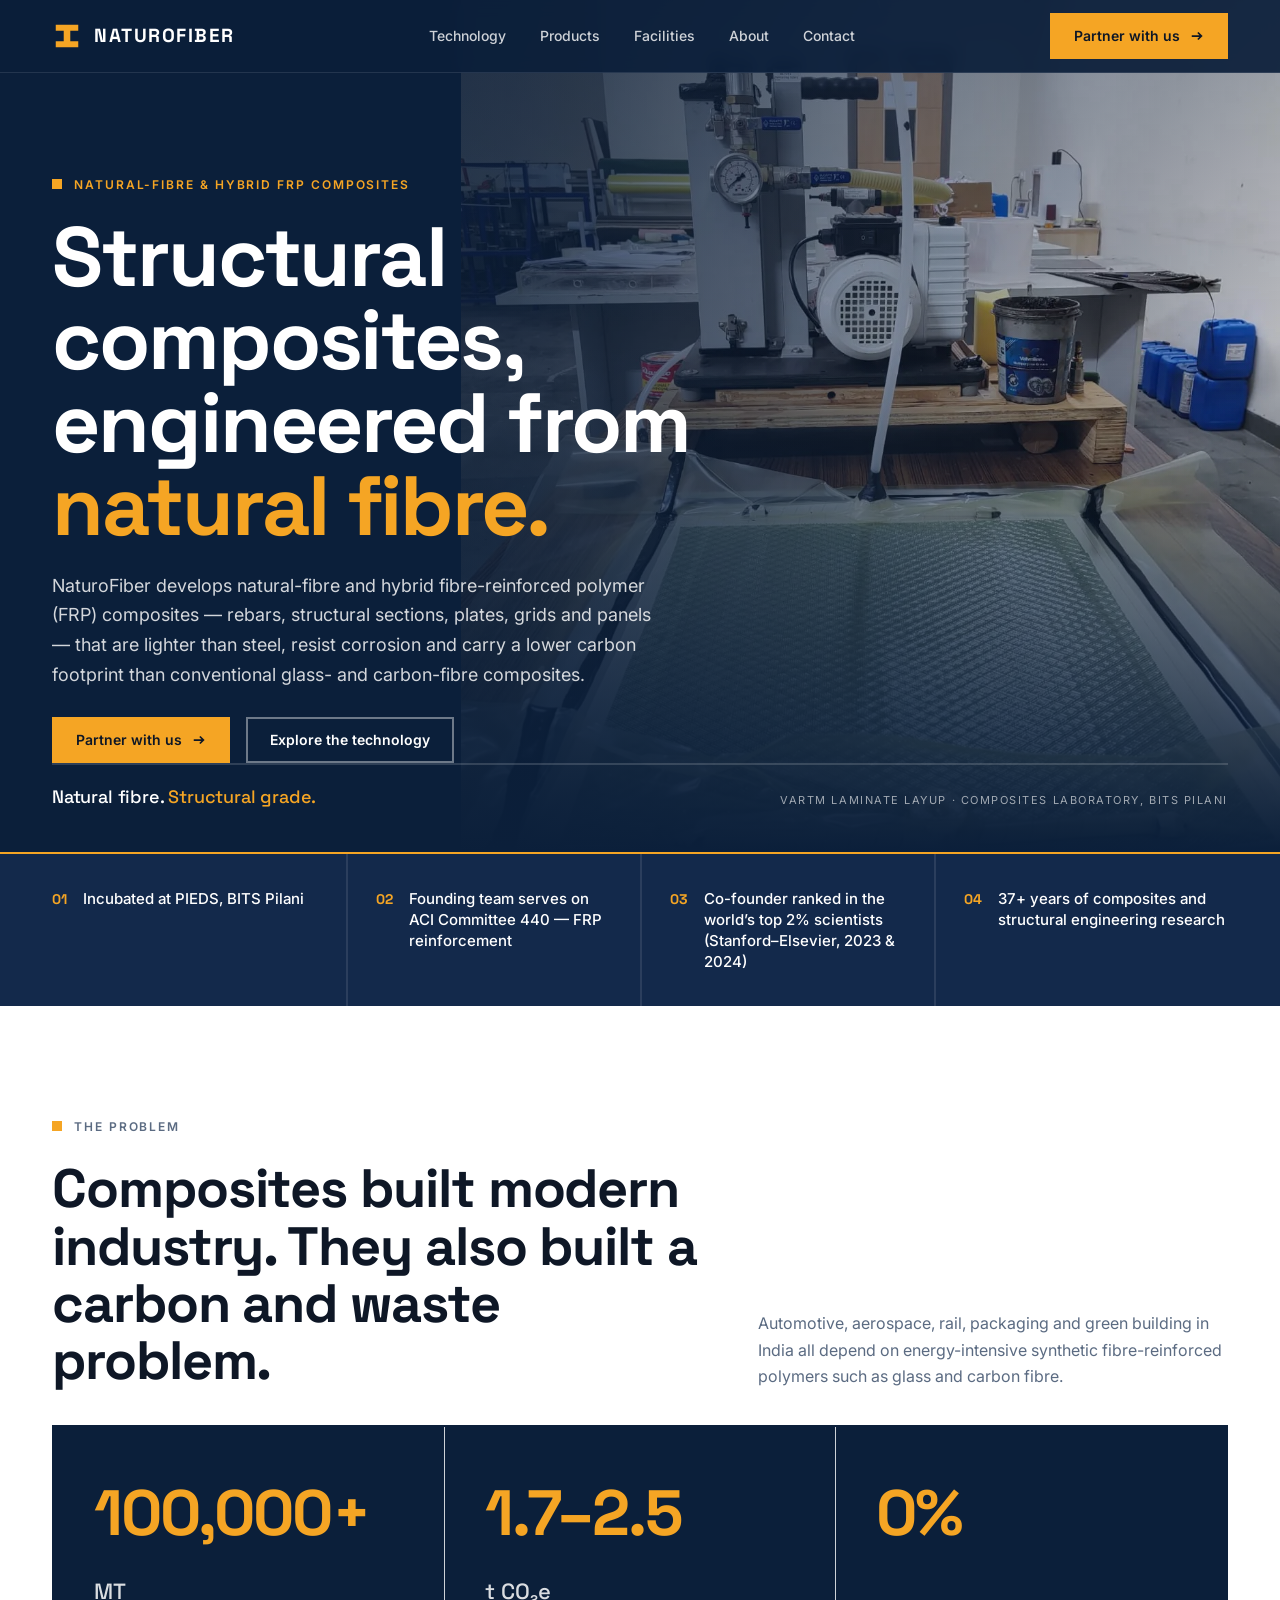
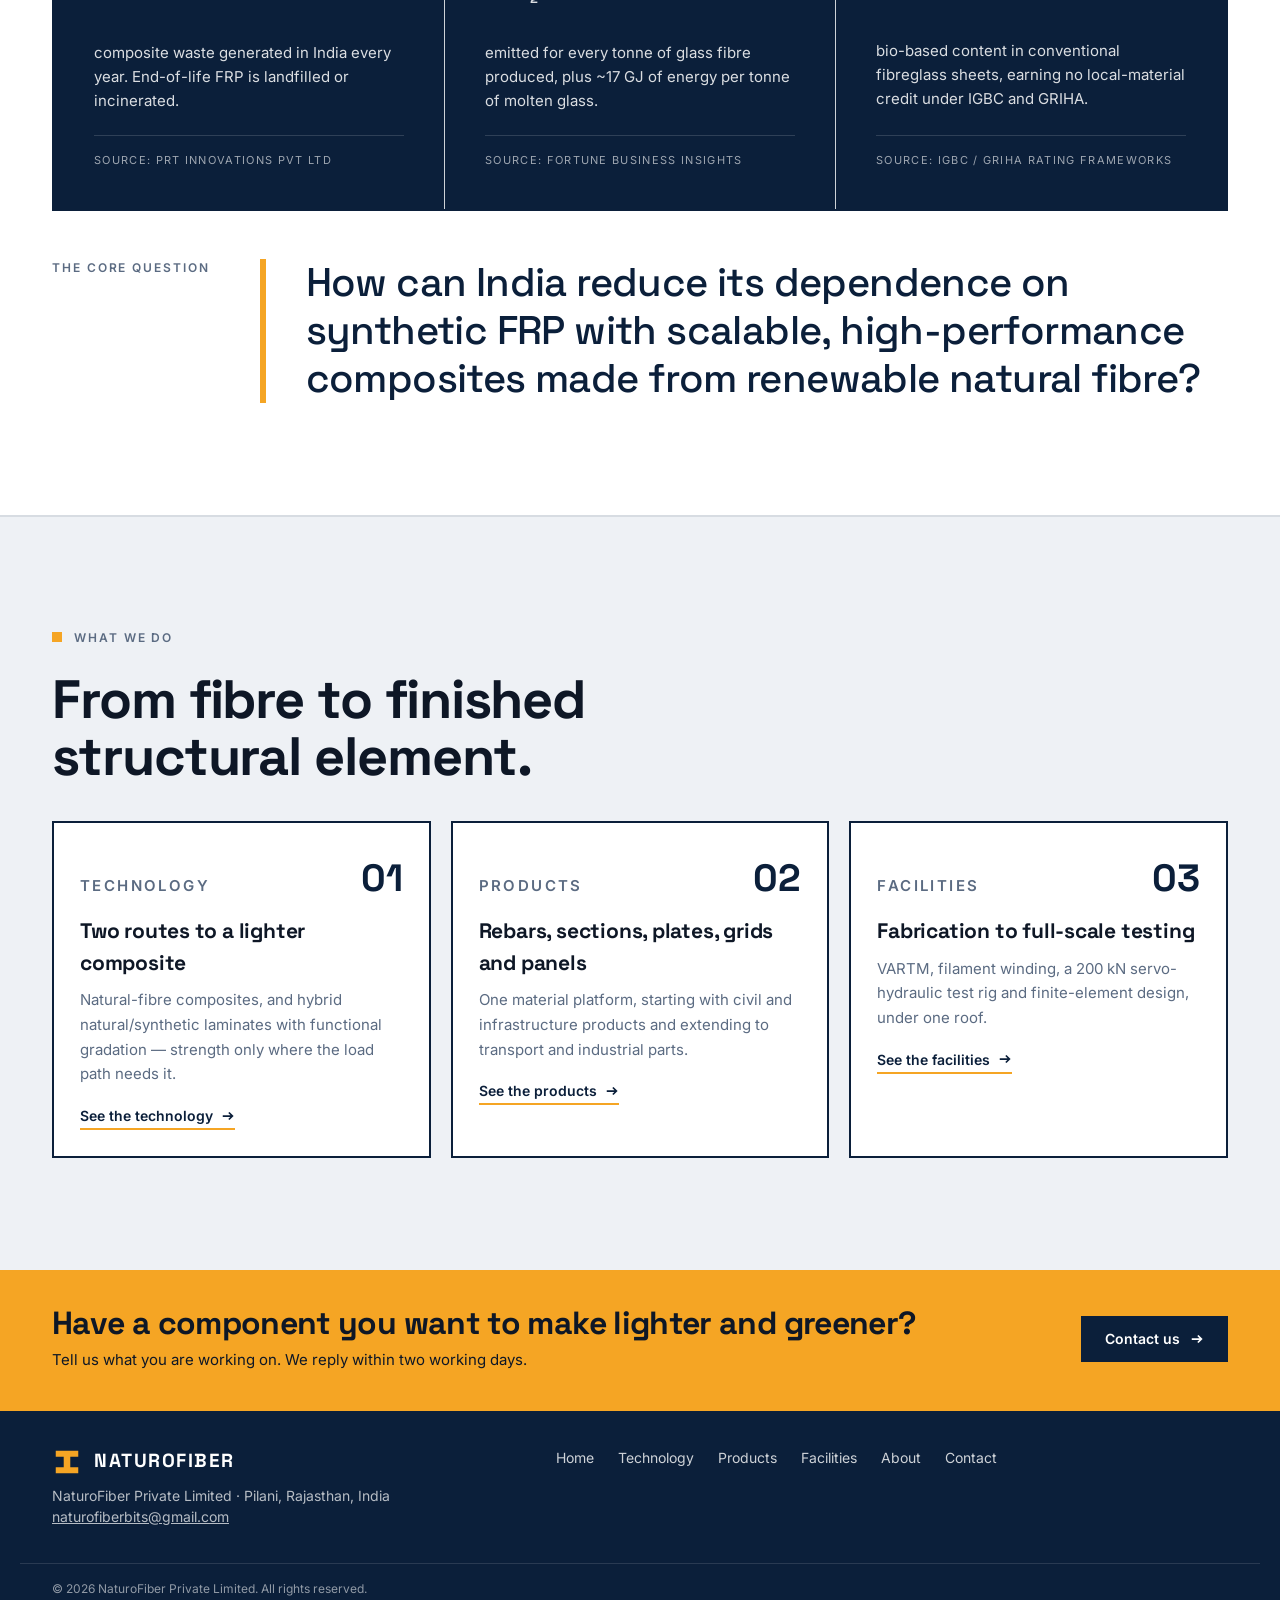
<file: index.html>
<!DOCTYPE html>
<html lang="en-IN">
<head>
<meta charset="utf-8">
<meta name="viewport" content="width=device-width, initial-scale=1">
<title>NaturoFiber | Structural composites engineered from natural fibre</title>
<meta name="description" content="NaturoFiber develops natural-fibre and hybrid fibre-reinforced polymer (FRP) composites: rebars, structural sections, plates, grids and panels that are lighter than steel, corrosion-free and lower in carbon.">
<meta name="robots" content="noindex, nofollow">
<link rel="canonical" href="https://www.naturofiber.com/">
<meta property="og:type" content="website">
<meta property="og:site_name" content="NaturoFiber">
<meta property="og:title" content="NaturoFiber | Structural composites engineered from natural fibre">
<meta property="og:description" content="NaturoFiber develops natural-fibre and hybrid fibre-reinforced polymer (FRP) composites: rebars, structural sections, plates, grids and panels that are lighter than steel, corrosion-free and lower in carbon.">
<meta property="og:url" content="https://www.naturofiber.com/">
<meta property="og:image" content="https://www.naturofiber.com/assets/img/og-image.jpg">
<meta name="twitter:card" content="summary_large_image">
<meta name="theme-color" content="#0B1F3A">
<link rel="icon" type="image/svg+xml" href="assets/favicon.svg">
<link rel="preconnect" href="https://fonts.googleapis.com">
<link rel="preconnect" href="https://fonts.gstatic.com" crossorigin>
<link href="https://fonts.googleapis.com/css2?family=Inter:wght@400;500;600&family=Space+Grotesk:wght@500;700&display=swap" rel="stylesheet">
<link rel="stylesheet" href="css/site.css">
<script type="application/ld+json">{"@context":"https://schema.org","@type":"Organization","name":"NaturoFiber Private Limited","url":"https://www.naturofiber.com/","email":"naturofiberbits@gmail.com","description":"Natural-fibre and hybrid FRP composites for structural applications.","address":{"@type":"PostalAddress","streetAddress":"W-23, BITS Pilani Campus, Vidya Vihar, Pilani, Chirawa","addressLocality":"Jhunjhunu","postalCode":"333031","addressRegion":"Rajasthan","addressCountry":"IN"}}</script>
</head>
<body>
<a class="skip" href="#main">Skip to content</a>
<header class="site-header" id="site-header">
  <div class="wrap bar">
    <a class="brand" href="index.html" aria-label="NaturoFiber home"><svg viewBox="0 0 32 32" aria-hidden="true"><path d="M4 4h24v6.5h-8.5v11H28V28H4v-6.5h8.5v-11H4z" fill="#F5A524"/></svg><span>NATUROFIBER</span></a>
    <nav class="nav" aria-label="Primary"><a href="technology.html">Technology</a><a href="products.html">Products</a><a href="facilities.html">Facilities</a><a href="about.html">About</a><a href="contact.html">Contact</a></nav>
    <div class="bar-right">
      <a class="btn btn-amber header-cta" href="contact.html">Partner with us <svg viewBox="0 0 16 16" aria-hidden="true"><path d="M2 8h11M9 4l4 4-4 4" fill="none" stroke="currentColor" stroke-width="2"/></svg></a>
      <button class="menu-btn" id="menu-btn" aria-expanded="false" aria-controls="mobile-menu" aria-label="Open menu"><svg id="menu-icon" width="20" height="20" viewBox="0 0 20 20" aria-hidden="true"><path d="M2 5h16M2 10h16M2 15h16" stroke="currentColor" stroke-width="2"/></svg></button>
    </div>
  </div>
  <div class="mobile" id="mobile-menu"><nav aria-label="Mobile"><a href="technology.html">Technology</a><a href="products.html">Products</a><a href="facilities.html">Facilities</a><a href="about.html">About</a><a href="contact.html">Contact</a><a class="btn btn-amber" href="contact.html">Partner with us</a></nav></div>
</header>
<main id="main">
<section class="hero">
  <img src="assets/img/vartm-lab.webp" alt="Vacuum pump drawing resin through a green woven-fibre laminate under a vacuum bag in the composites laboratory" width="1200" height="1600" fetchpriority="high">
  <div class="wrap">
    <p class="label rule amber reveal">Natural-fibre &amp; hybrid FRP composites</p>
    <h1 class="display reveal">Structural composites, engineered from <em>natural&nbsp;fibre.</em></h1>
    <p class="sub reveal">NaturoFiber develops natural-fibre and hybrid fibre-reinforced polymer (FRP) composites &mdash; rebars, structural sections, plates, grids and panels &mdash; that are lighter than steel, resist corrosion and carry a lower carbon footprint than conventional glass- and carbon-fibre composites.</p>
    <div class="cta-row reveal">
      <a class="btn btn-amber" href="contact.html">Partner with us <svg viewBox="0 0 16 16" aria-hidden="true"><path d="M2 8h11M9 4l4 4-4 4" fill="none" stroke="currentColor" stroke-width="2"/></svg></a>
      <a class="btn btn-ghost" href="technology.html">Explore the technology</a>
    </div>
    <div class="hero-foot"><strong class="display">Natural fibre. <em>Structural grade.</em></strong><span>VARTM laminate layup &middot; Composites laboratory, BITS Pilani</span></div>
  </div>
</section>

<section class="trust" aria-label="Credentials"><div class="wrap"><ul>
  <li><b>01</b><span>Incubated at PIEDS, BITS Pilani</span></li>
  <li><b>02</b><span>Founding team serves on ACI Committee 440 &mdash; FRP reinforcement</span></li>
  <li><b>03</b><span>Co-founder ranked in the world&rsquo;s top 2% scientists (Stanford&ndash;Elsevier, 2023 &amp; 2024)</span></li>
  <li><b>04</b><span>37+ years of composites and structural engineering research</span></li>
</ul></div></section>

<section class="sec" aria-labelledby="problem-h"><div class="wrap">
  <div class="head-row">
    <div class="reveal"><p class="label rule ">The problem</p><h2 class="title display" id="problem-h">Composites built modern industry. They also built a carbon and waste problem.</h2></div>
    <p class="lead reveal">Automotive, aerospace, rail, packaging and green building in India all depend on energy-intensive synthetic fibre-reinforced polymers such as glass and carbon fibre.</p>
  </div>
  <div class="stats">
    <article class="stat reveal"><p class="n">100,000+</p><p class="u">MT</p><p>composite waste generated in India every year. End-of-life FRP is landfilled or incinerated.</p><small>Source: PRT Innovations Pvt Ltd</small></article>
    <article class="stat reveal"><p class="n">1.7&ndash;2.5</p><p class="u">t CO&#8322;e</p><p>emitted for every tonne of glass fibre produced, plus ~17 GJ of energy per tonne of molten glass.</p><small>Source: Fortune Business Insights</small></article>
    <article class="stat reveal"><p class="n">0%</p><p class="u"></p><p>bio-based content in conventional fibreglass sheets, earning no local-material credit under IGBC and GRIHA.</p><small>Source: IGBC / GRIHA rating frameworks</small></article>
  </div>
  <blockquote class="core reveal"><p class="label">The core question</p><p class="q">How can India reduce its dependence on synthetic FRP with scalable, high-performance composites made from renewable natural fibre?</p></blockquote>
</div></section>

<section class="sec sec-steel" aria-labelledby="explore-h"><div class="wrap">
  <div class="max3 reveal"><p class="label rule ">What we do</p><h2 class="title display" id="explore-h">From fibre to finished structural element.</h2></div>
  <div class="grid c3" style="margin-top:36px">
    <article class="card reveal"><div class="row"><p class="label">Technology</p><p class="num">01</p></div><h3 class="display">Two routes to a lighter composite</h3><p>Natural-fibre composites, and hybrid natural/synthetic laminates with functional gradation &mdash; strength only where the load path needs it.</p><a class="go" href="technology.html">See the technology <svg viewBox="0 0 16 16" aria-hidden="true"><path d="M2 8h11M9 4l4 4-4 4" fill="none" stroke="currentColor" stroke-width="2"/></svg></a></article>
    <article class="card reveal"><div class="row"><p class="label">Products</p><p class="num">02</p></div><h3 class="display">Rebars, sections, plates, grids and panels</h3><p>One material platform, starting with civil and infrastructure products and extending to transport and industrial parts.</p><a class="go" href="products.html">See the products <svg viewBox="0 0 16 16" aria-hidden="true"><path d="M2 8h11M9 4l4 4-4 4" fill="none" stroke="currentColor" stroke-width="2"/></svg></a></article>
    <article class="card reveal"><div class="row"><p class="label">Facilities</p><p class="num">03</p></div><h3 class="display">Fabrication to full-scale testing</h3><p>VARTM, filament winding, a 200 kN servo-hydraulic test rig and finite-element design, under one roof.</p><a class="go" href="facilities.html">See the facilities <svg viewBox="0 0 16 16" aria-hidden="true"><path d="M2 8h11M9 4l4 4-4 4" fill="none" stroke="currentColor" stroke-width="2"/></svg></a></article>
  </div>
</div></section>
<section class="band"><div class="wrap">
  <div><h2 class="display">Have a component you want to make lighter and greener?</h2><p>Tell us what you are working on. We reply within two working days.</p></div>
  <a class="btn btn-navy" href="contact.html">Contact us <svg viewBox="0 0 16 16" aria-hidden="true"><path d="M2 8h11M9 4l4 4-4 4" fill="none" stroke="currentColor" stroke-width="2"/></svg></a>
</div></section>
</main>
<footer class="site-footer">
  <div class="wrap">
    <div>
      <a class="brand" href="index.html"><svg viewBox="0 0 32 32" aria-hidden="true"><path d="M4 4h24v6.5h-8.5v11H28V28H4v-6.5h8.5v-11H4z" fill="#F5A524"/></svg><span>NATUROFIBER</span></a>
      <p>NaturoFiber Private Limited &middot; Pilani, Rajasthan, India</p>
      <p><a href="mailto:naturofiberbits@gmail.com">naturofiberbits@gmail.com</a></p>
    </div>
    <nav aria-label="Footer"><a href="index.html">Home</a><a href="technology.html">Technology</a><a href="products.html">Products</a><a href="facilities.html">Facilities</a><a href="about.html">About</a><a href="contact.html">Contact</a></nav>
  </div>
  <div class="wrap copy">&copy; <span id="year">2026</span> NaturoFiber Private Limited. All rights reserved.</div>
</footer>
<script src="js/main.js"></script>
</body>
</html>
</file>
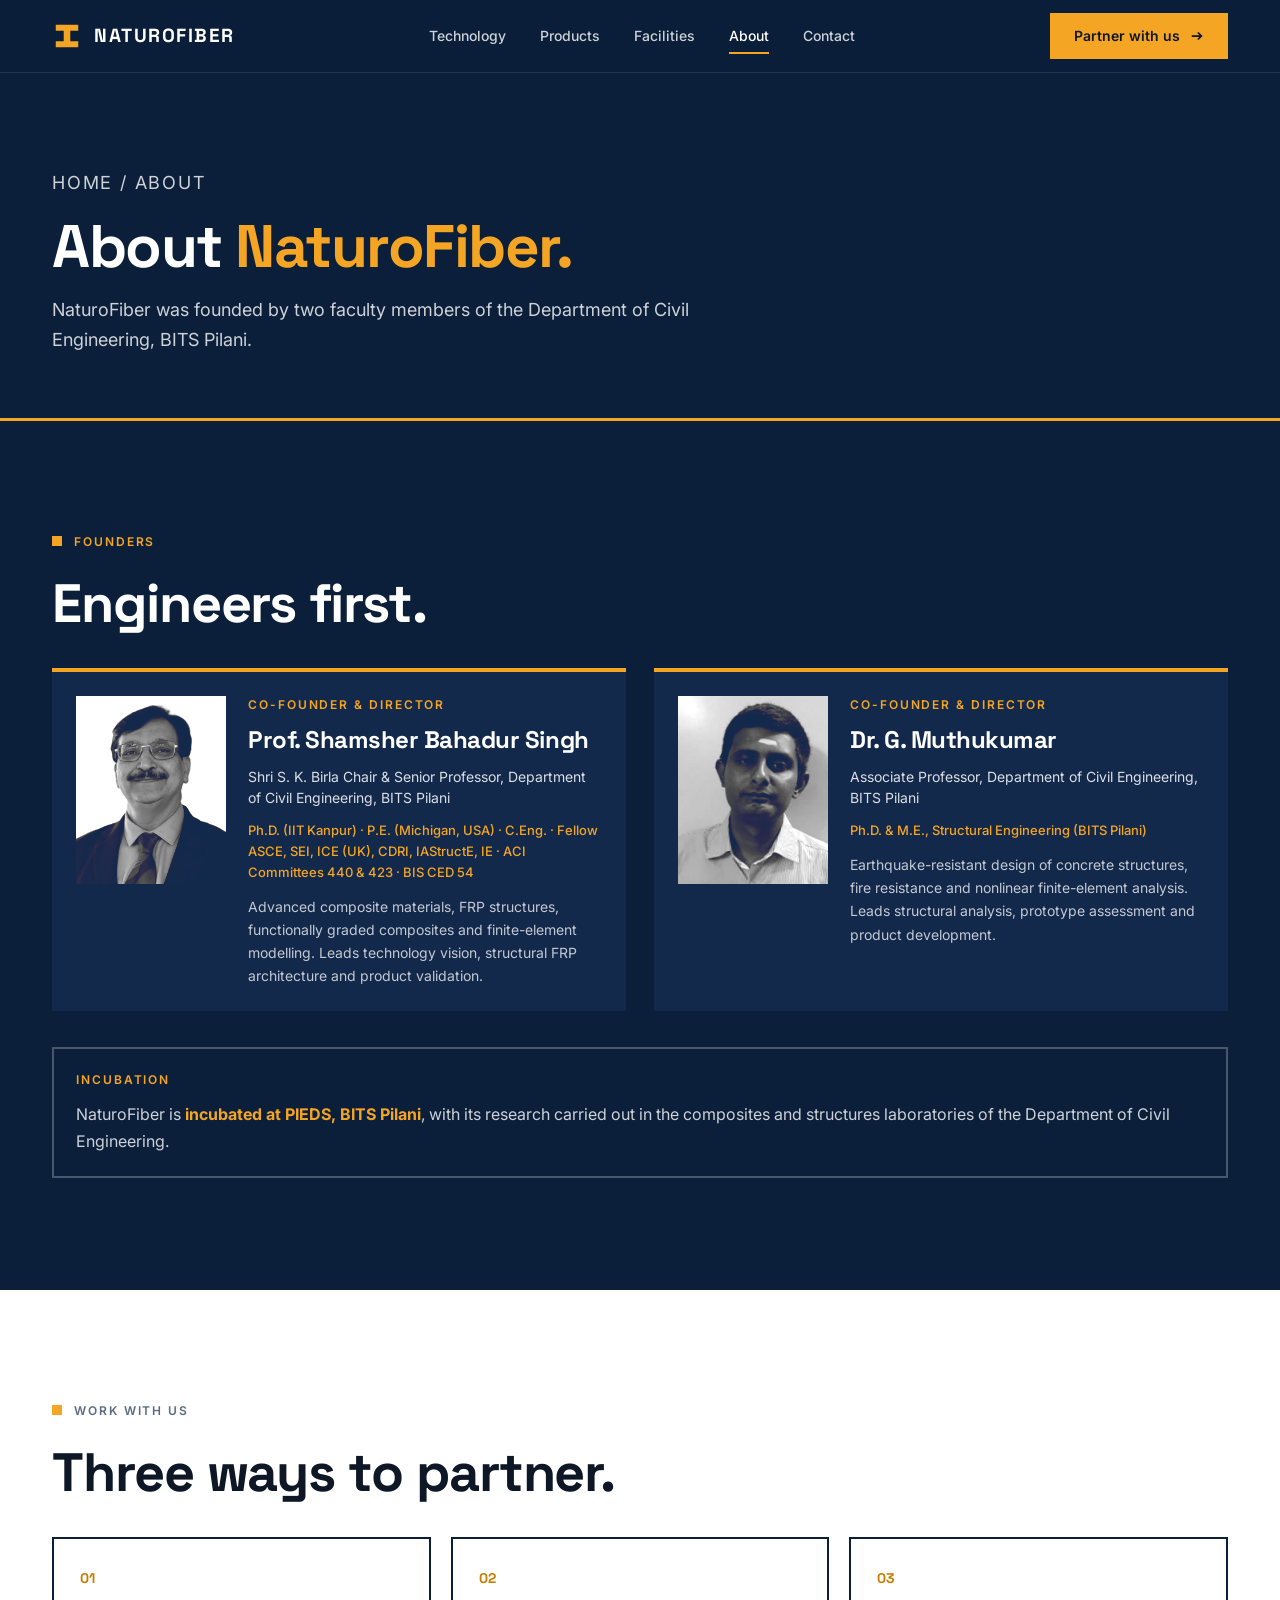
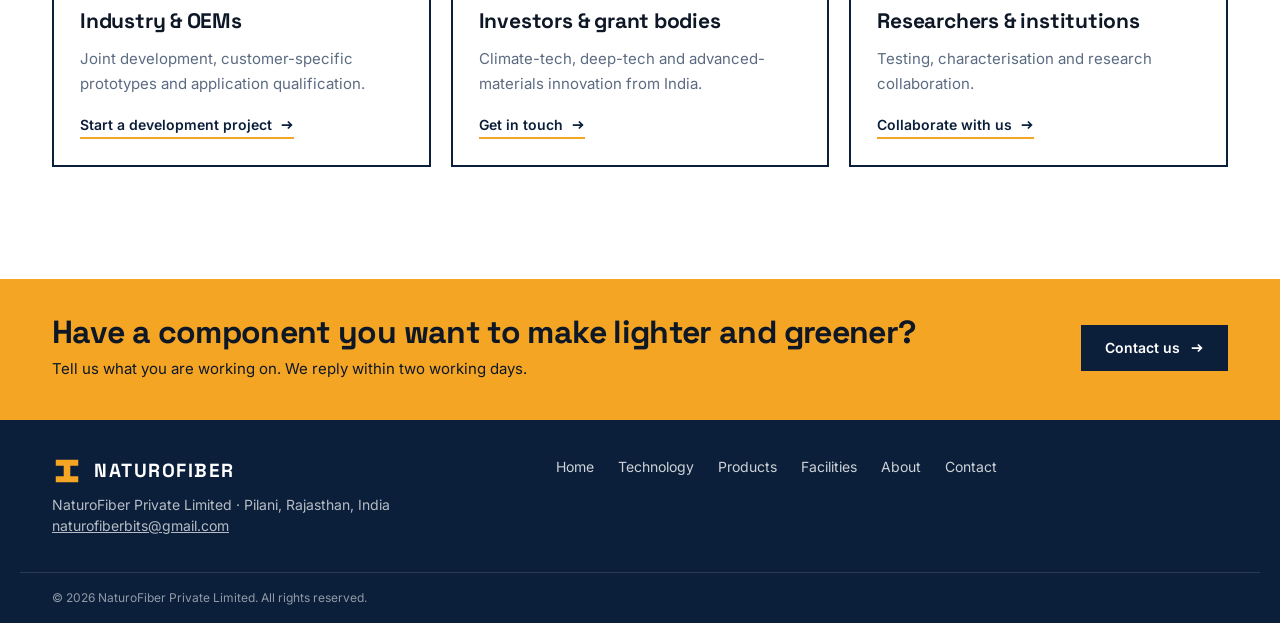
<file: about.html>
<!DOCTYPE html>
<html lang="en-IN">
<head>
<meta charset="utf-8">
<meta name="viewport" content="width=device-width, initial-scale=1">
<title>About | NaturoFiber</title>
<meta name="description" content="NaturoFiber was founded by Prof. Shamsher Bahadur Singh and Dr. G. Muthukumar of the Department of Civil Engineering, BITS Pilani, and is incubated at PIEDS, BITS Pilani.">
<meta name="robots" content="noindex, nofollow">
<link rel="canonical" href="https://www.naturofiber.com/about.html">
<meta property="og:type" content="website">
<meta property="og:site_name" content="NaturoFiber">
<meta property="og:title" content="About | NaturoFiber">
<meta property="og:description" content="NaturoFiber was founded by Prof. Shamsher Bahadur Singh and Dr. G. Muthukumar of the Department of Civil Engineering, BITS Pilani, and is incubated at PIEDS, BITS Pilani.">
<meta property="og:url" content="https://www.naturofiber.com/about.html">
<meta property="og:image" content="https://www.naturofiber.com/assets/img/og-image.jpg">
<meta name="twitter:card" content="summary_large_image">
<meta name="theme-color" content="#0B1F3A">
<link rel="icon" type="image/svg+xml" href="assets/favicon.svg">
<link rel="preconnect" href="https://fonts.googleapis.com">
<link rel="preconnect" href="https://fonts.gstatic.com" crossorigin>
<link href="https://fonts.googleapis.com/css2?family=Inter:wght@400;500;600&family=Space+Grotesk:wght@500;700&display=swap" rel="stylesheet">
<link rel="stylesheet" href="css/site.css">
</head>
<body>
<a class="skip" href="#main">Skip to content</a>
<header class="site-header" id="site-header">
  <div class="wrap bar">
    <a class="brand" href="index.html" aria-label="NaturoFiber home"><svg viewBox="0 0 32 32" aria-hidden="true"><path d="M4 4h24v6.5h-8.5v11H28V28H4v-6.5h8.5v-11H4z" fill="#F5A524"/></svg><span>NATUROFIBER</span></a>
    <nav class="nav" aria-label="Primary"><a href="technology.html">Technology</a><a href="products.html">Products</a><a href="facilities.html">Facilities</a><a href="about.html" aria-current="page">About</a><a href="contact.html">Contact</a></nav>
    <div class="bar-right">
      <a class="btn btn-amber header-cta" href="contact.html">Partner with us <svg viewBox="0 0 16 16" aria-hidden="true"><path d="M2 8h11M9 4l4 4-4 4" fill="none" stroke="currentColor" stroke-width="2"/></svg></a>
      <button class="menu-btn" id="menu-btn" aria-expanded="false" aria-controls="mobile-menu" aria-label="Open menu"><svg id="menu-icon" width="20" height="20" viewBox="0 0 20 20" aria-hidden="true"><path d="M2 5h16M2 10h16M2 15h16" stroke="currentColor" stroke-width="2"/></svg></button>
    </div>
  </div>
  <div class="mobile" id="mobile-menu"><nav aria-label="Mobile"><a href="technology.html">Technology</a><a href="products.html">Products</a><a href="facilities.html">Facilities</a><a href="about.html" aria-current="page">About</a><a href="contact.html">Contact</a><a class="btn btn-amber" href="contact.html">Partner with us</a></nav></div>
</header>
<main id="main">
<section class="page-hero"><div class="wrap">
  <p class="crumb"><a href="index.html">Home</a> / About</p>
  <h1 class="display reveal">About <em>NaturoFiber.</em></h1>
  <p class="reveal">NaturoFiber was founded by two faculty members of the Department of Civil Engineering, BITS Pilani.</p>
</div></section>

<section class="sec sec-navy on-dark" aria-labelledby="team-h"><div class="wrap">
  <div class="max3 reveal"><p class="label rule ">Founders</p><h2 class="title display" id="team-h">Engineers first.</h2></div>
  <div class="founders">
    <article class="founder reveal"><div class="pt"><img src="assets/img/prof-singh.webp" alt="Portrait of Prof. Shamsher Bahadur Singh" width="480" height="600" loading="lazy"></div><div><p class="label amber">Co-Founder &amp; Director</p><h3 class="display">Prof. Shamsher Bahadur Singh</h3><p class="role">Shri S. K. Birla Chair &amp; Senior Professor, Department of Civil Engineering, BITS Pilani</p><p class="cred">Ph.D. (IIT Kanpur) &middot; P.E. (Michigan, USA) &middot; C.Eng. &middot; Fellow ASCE, SEI, ICE (UK), CDRI, IAStructE, IE &middot; ACI Committees 440 &amp; 423 &middot; BIS CED 54</p><p class="about">Advanced composite materials, FRP structures, functionally graded composites and finite-element modelling. Leads technology vision, structural FRP architecture and product validation.</p></div></article>
    <article class="founder reveal"><div class="pt"><img src="assets/img/dr-muthukumar.webp" alt="Portrait of Dr. G. Muthukumar" width="192" height="233" loading="lazy"></div><div><p class="label amber">Co-Founder &amp; Director</p><h3 class="display">Dr. G. Muthukumar</h3><p class="role">Associate Professor, Department of Civil Engineering, BITS Pilani</p><p class="cred">Ph.D. &amp; M.E., Structural Engineering (BITS Pilani)</p><p class="about">Earthquake-resistant design of concrete structures, fire resistance and nonlinear finite-element analysis. Leads structural analysis, prototype assessment and product development.</p></div></article>
  </div>
  <div class="inc reveal"><p class="label amber">Incubation</p><p class="lead">NaturoFiber is <b>incubated at PIEDS, BITS Pilani</b>, with its research carried out in the composites and structures laboratories of the Department of Civil Engineering.</p></div>
</div></section>

<section class="sec" aria-labelledby="work-h"><div class="wrap partner">
  <div class="max3 reveal"><p class="label rule ">Work with us</p><h2 class="title display" id="work-h">Three ways to partner.</h2></div>
  <div class="grid c3" style="margin-top:36px">
    <article class="card reveal"><span class="num" style="font-size:14px;color:#C77D00">01</span><h3 class="display">Industry &amp; OEMs</h3><p>Joint development, customer-specific prototypes and application qualification.</p><a class="go" href="contact.html">Start a development project <svg viewBox="0 0 16 16" aria-hidden="true"><path d="M2 8h11M9 4l4 4-4 4" fill="none" stroke="currentColor" stroke-width="2"/></svg></a></article>
    <article class="card reveal"><span class="num" style="font-size:14px;color:#C77D00">02</span><h3 class="display">Investors &amp; grant bodies</h3><p>Climate-tech, deep-tech and advanced-materials innovation from India.</p><a class="go" href="contact.html">Get in touch <svg viewBox="0 0 16 16" aria-hidden="true"><path d="M2 8h11M9 4l4 4-4 4" fill="none" stroke="currentColor" stroke-width="2"/></svg></a></article>
    <article class="card reveal"><span class="num" style="font-size:14px;color:#C77D00">03</span><h3 class="display">Researchers &amp; institutions</h3><p>Testing, characterisation and research collaboration.</p><a class="go" href="contact.html">Collaborate with us <svg viewBox="0 0 16 16" aria-hidden="true"><path d="M2 8h11M9 4l4 4-4 4" fill="none" stroke="currentColor" stroke-width="2"/></svg></a></article>
  </div>
</div></section>
<section class="band"><div class="wrap">
  <div><h2 class="display">Have a component you want to make lighter and greener?</h2><p>Tell us what you are working on. We reply within two working days.</p></div>
  <a class="btn btn-navy" href="contact.html">Contact us <svg viewBox="0 0 16 16" aria-hidden="true"><path d="M2 8h11M9 4l4 4-4 4" fill="none" stroke="currentColor" stroke-width="2"/></svg></a>
</div></section>
</main>
<footer class="site-footer">
  <div class="wrap">
    <div>
      <a class="brand" href="index.html"><svg viewBox="0 0 32 32" aria-hidden="true"><path d="M4 4h24v6.5h-8.5v11H28V28H4v-6.5h8.5v-11H4z" fill="#F5A524"/></svg><span>NATUROFIBER</span></a>
      <p>NaturoFiber Private Limited &middot; Pilani, Rajasthan, India</p>
      <p><a href="mailto:naturofiberbits@gmail.com">naturofiberbits@gmail.com</a></p>
    </div>
    <nav aria-label="Footer"><a href="index.html">Home</a><a href="technology.html">Technology</a><a href="products.html">Products</a><a href="facilities.html">Facilities</a><a href="about.html">About</a><a href="contact.html">Contact</a></nav>
  </div>
  <div class="wrap copy">&copy; <span id="year">2026</span> NaturoFiber Private Limited. All rights reserved.</div>
</footer>
<script src="js/main.js"></script>
</body>
</html>
</file>
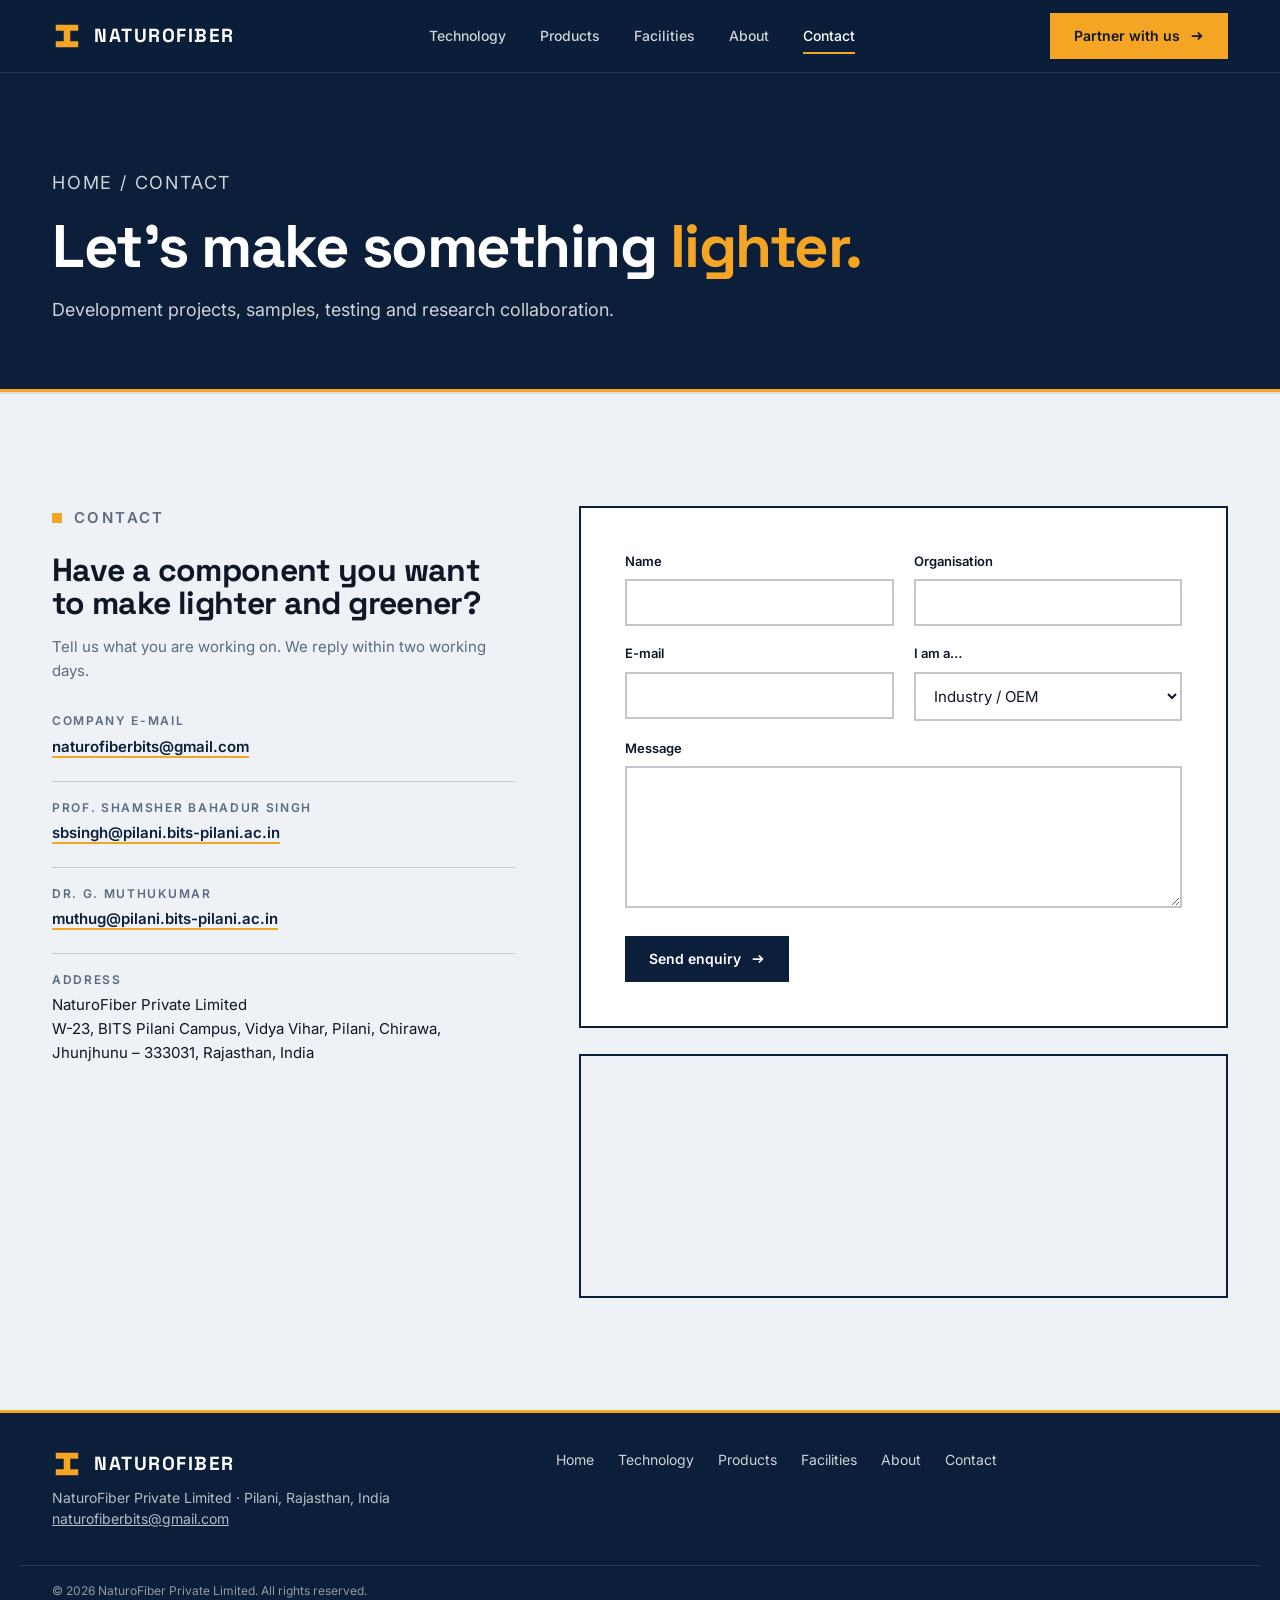
<file: contact.html>
<!DOCTYPE html>
<html lang="en-IN">
<head>
<meta charset="utf-8">
<meta name="viewport" content="width=device-width, initial-scale=1">
<title>Contact | NaturoFiber</title>
<meta name="description" content="Contact NaturoFiber Private Limited, Pilani, Rajasthan, for development projects, samples, testing and research collaboration.">
<meta name="robots" content="noindex, nofollow">
<link rel="canonical" href="https://www.naturofiber.com/contact.html">
<meta property="og:type" content="website">
<meta property="og:site_name" content="NaturoFiber">
<meta property="og:title" content="Contact | NaturoFiber">
<meta property="og:description" content="Contact NaturoFiber Private Limited, Pilani, Rajasthan, for development projects, samples, testing and research collaboration.">
<meta property="og:url" content="https://www.naturofiber.com/contact.html">
<meta property="og:image" content="https://www.naturofiber.com/assets/img/og-image.jpg">
<meta name="twitter:card" content="summary_large_image">
<meta name="theme-color" content="#0B1F3A">
<link rel="icon" type="image/svg+xml" href="assets/favicon.svg">
<link rel="preconnect" href="https://fonts.googleapis.com">
<link rel="preconnect" href="https://fonts.gstatic.com" crossorigin>
<link href="https://fonts.googleapis.com/css2?family=Inter:wght@400;500;600&family=Space+Grotesk:wght@500;700&display=swap" rel="stylesheet">
<link rel="stylesheet" href="css/site.css">
</head>
<body>
<a class="skip" href="#main">Skip to content</a>
<header class="site-header" id="site-header">
  <div class="wrap bar">
    <a class="brand" href="index.html" aria-label="NaturoFiber home"><svg viewBox="0 0 32 32" aria-hidden="true"><path d="M4 4h24v6.5h-8.5v11H28V28H4v-6.5h8.5v-11H4z" fill="#F5A524"/></svg><span>NATUROFIBER</span></a>
    <nav class="nav" aria-label="Primary"><a href="technology.html">Technology</a><a href="products.html">Products</a><a href="facilities.html">Facilities</a><a href="about.html">About</a><a href="contact.html" aria-current="page">Contact</a></nav>
    <div class="bar-right">
      <a class="btn btn-amber header-cta" href="contact.html">Partner with us <svg viewBox="0 0 16 16" aria-hidden="true"><path d="M2 8h11M9 4l4 4-4 4" fill="none" stroke="currentColor" stroke-width="2"/></svg></a>
      <button class="menu-btn" id="menu-btn" aria-expanded="false" aria-controls="mobile-menu" aria-label="Open menu"><svg id="menu-icon" width="20" height="20" viewBox="0 0 20 20" aria-hidden="true"><path d="M2 5h16M2 10h16M2 15h16" stroke="currentColor" stroke-width="2"/></svg></button>
    </div>
  </div>
  <div class="mobile" id="mobile-menu"><nav aria-label="Mobile"><a href="technology.html">Technology</a><a href="products.html">Products</a><a href="facilities.html">Facilities</a><a href="about.html">About</a><a href="contact.html" aria-current="page">Contact</a><a class="btn btn-amber" href="contact.html">Partner with us</a></nav></div>
</header>
<main id="main">
<section class="page-hero"><div class="wrap">
  <p class="crumb"><a href="index.html">Home</a> / Contact</p>
  <h1 class="display reveal">Let's make something <em>lighter.</em></h1>
  <p class="reveal">Development projects, samples, testing and research collaboration.</p>
</div></section>

<section class="sec sec-steel"><div class="wrap contact">
  <div class="info reveal"><p class="label rule ">Contact</p>
    <h2 class="title display" style="font-size:32px">Have a component you want to make lighter and greener?</h2>
    <p class="lead" style="margin-top:14px">Tell us what you are working on. We reply within two working days.</p>
    <div class="blk"><p class="k">Company e-mail</p><p><a href="mailto:naturofiberbits@gmail.com">naturofiberbits@gmail.com</a></p></div>
    <div class="blk"><p class="k">Prof. Shamsher Bahadur Singh</p><p><a href="mailto:sbsingh@pilani.bits-pilani.ac.in">sbsingh@pilani.bits-pilani.ac.in</a></p></div>
    <div class="blk"><p class="k">Dr. G. Muthukumar</p><p><a href="mailto:muthug@pilani.bits-pilani.ac.in">muthug@pilani.bits-pilani.ac.in</a></p></div>
    <div class="blk"><p class="k">Address</p><p>NaturoFiber Private Limited<br>W-23, BITS Pilani Campus, Vidya Vihar, Pilani, Chirawa, Jhunjhunu &ndash; 333031, Rajasthan, India</p></div>
  </div>
  <div class="reveal">
    <form class="enq" id="enquiry" novalidate>
      <div class="two">
        <div class="fld"><label for="f-name">Name</label><input id="f-name" name="name" type="text" autocomplete="name" required><p class="err">Please enter your name.</p></div>
        <div class="fld"><label for="f-org">Organisation</label><input id="f-org" name="organisation" type="text" autocomplete="organization"></div>
      </div>
      <div class="two">
        <div class="fld"><label for="f-email">E-mail</label><input id="f-email" name="email" type="email" autocomplete="email" required><p class="err">Please enter a valid e-mail.</p></div>
        <div class="fld"><label for="f-role">I am a&hellip;</label><select id="f-role" name="role"><option>Industry / OEM</option><option>Investor</option><option>Government / grant body</option><option>Researcher / academic</option><option>Architect / specifier</option><option>Other</option></select></div>
      </div>
      <div class="fld"><label for="f-msg">Message</label><textarea id="f-msg" name="message" rows="6" required></textarea><p class="err">Please write a short message.</p></div>
      <input class="hp" type="checkbox" name="botcheck" tabindex="-1" autocomplete="off" aria-hidden="true">
      <div class="form-foot"><button class="btn btn-navy" type="submit">Send enquiry <svg viewBox="0 0 16 16" aria-hidden="true"><path d="M2 8h11M9 4l4 4-4 4" fill="none" stroke="currentColor" stroke-width="2"/></svg></button><p id="form-note" role="status" aria-live="polite"></p></div>
    </form>
    <div class="mapwrap"><iframe title="Map of BITS Pilani, Pilani campus" loading="lazy" src="https://www.openstreetmap.org/export/embed.html?bbox=75.575%2C28.355%2C75.600%2C28.373&amp;layer=mapnik&amp;marker=28.3639%2C75.5870"></iframe></div>
  </div>
</div></section>
</main>
<footer class="site-footer">
  <div class="wrap">
    <div>
      <a class="brand" href="index.html"><svg viewBox="0 0 32 32" aria-hidden="true"><path d="M4 4h24v6.5h-8.5v11H28V28H4v-6.5h8.5v-11H4z" fill="#F5A524"/></svg><span>NATUROFIBER</span></a>
      <p>NaturoFiber Private Limited &middot; Pilani, Rajasthan, India</p>
      <p><a href="mailto:naturofiberbits@gmail.com">naturofiberbits@gmail.com</a></p>
    </div>
    <nav aria-label="Footer"><a href="index.html">Home</a><a href="technology.html">Technology</a><a href="products.html">Products</a><a href="facilities.html">Facilities</a><a href="about.html">About</a><a href="contact.html">Contact</a></nav>
  </div>
  <div class="wrap copy">&copy; <span id="year">2026</span> NaturoFiber Private Limited. All rights reserved.</div>
</footer>
<script src="js/main.js"></script>
</body>
</html>
</file>
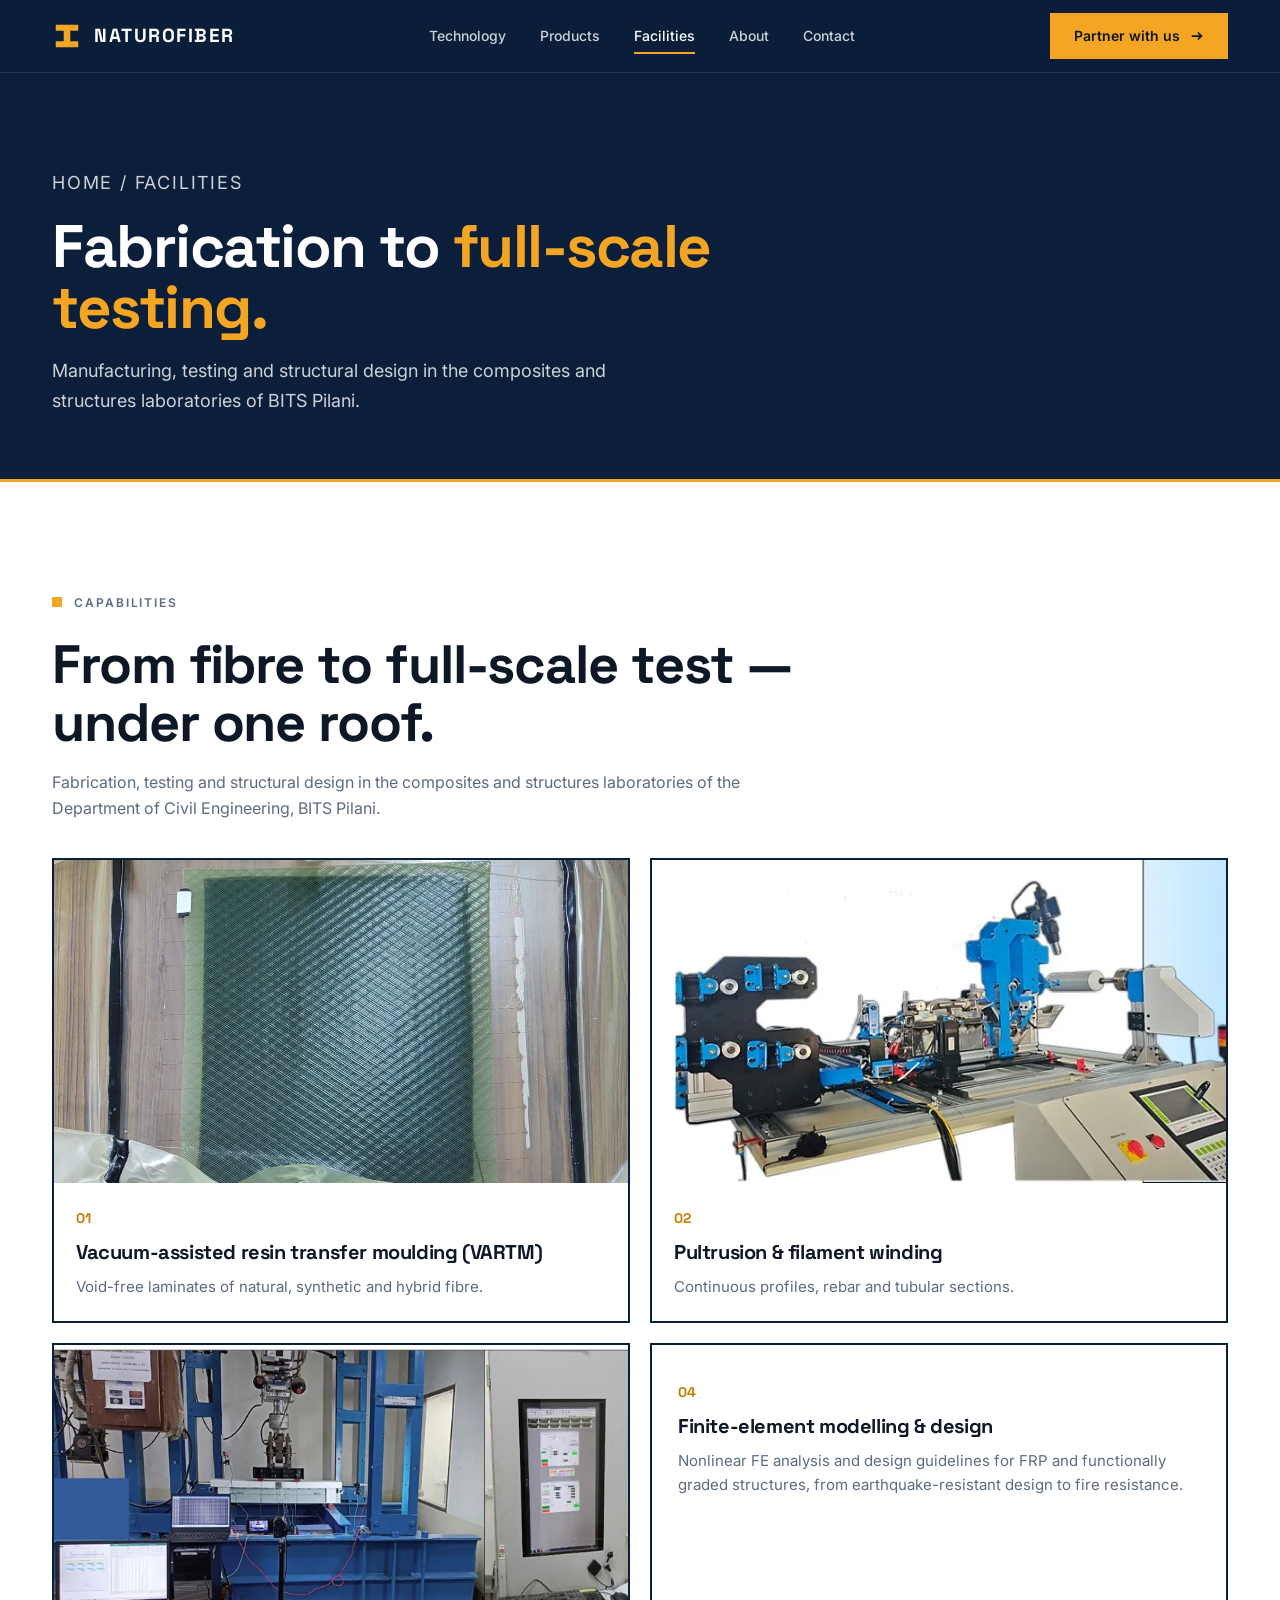
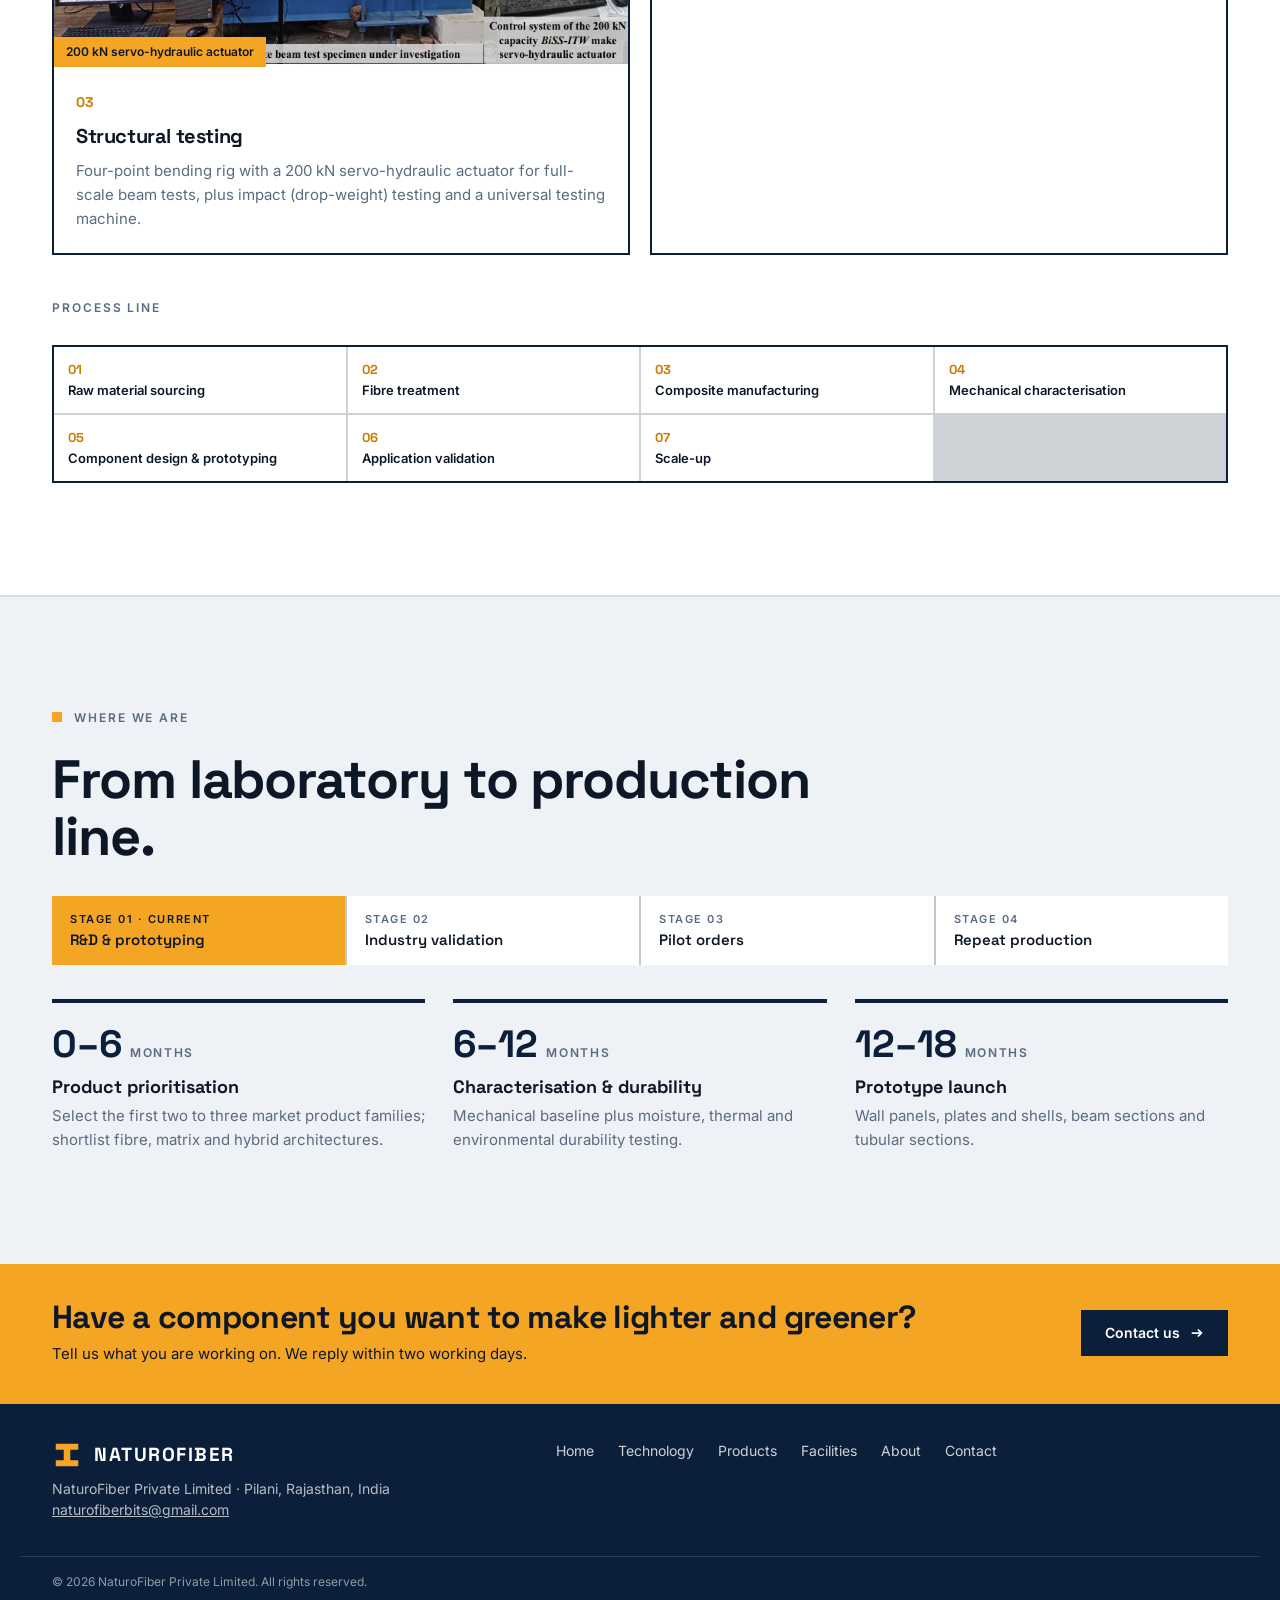
<file: facilities.html>
<!DOCTYPE html>
<html lang="en-IN">
<head>
<meta charset="utf-8">
<meta name="viewport" content="width=device-width, initial-scale=1">
<title>Facilities | NaturoFiber</title>
<meta name="description" content="Fabrication, testing and structural design at the composites and structures laboratories of BITS Pilani: VARTM, filament winding, a 200 kN servo-hydraulic test rig and finite-element modelling.">
<meta name="robots" content="noindex, nofollow">
<link rel="canonical" href="https://www.naturofiber.com/facilities.html">
<meta property="og:type" content="website">
<meta property="og:site_name" content="NaturoFiber">
<meta property="og:title" content="Facilities | NaturoFiber">
<meta property="og:description" content="Fabrication, testing and structural design at the composites and structures laboratories of BITS Pilani: VARTM, filament winding, a 200 kN servo-hydraulic test rig and finite-element modelling.">
<meta property="og:url" content="https://www.naturofiber.com/facilities.html">
<meta property="og:image" content="https://www.naturofiber.com/assets/img/og-image.jpg">
<meta name="twitter:card" content="summary_large_image">
<meta name="theme-color" content="#0B1F3A">
<link rel="icon" type="image/svg+xml" href="assets/favicon.svg">
<link rel="preconnect" href="https://fonts.googleapis.com">
<link rel="preconnect" href="https://fonts.gstatic.com" crossorigin>
<link href="https://fonts.googleapis.com/css2?family=Inter:wght@400;500;600&family=Space+Grotesk:wght@500;700&display=swap" rel="stylesheet">
<link rel="stylesheet" href="css/site.css">
</head>
<body>
<a class="skip" href="#main">Skip to content</a>
<header class="site-header" id="site-header">
  <div class="wrap bar">
    <a class="brand" href="index.html" aria-label="NaturoFiber home"><svg viewBox="0 0 32 32" aria-hidden="true"><path d="M4 4h24v6.5h-8.5v11H28V28H4v-6.5h8.5v-11H4z" fill="#F5A524"/></svg><span>NATUROFIBER</span></a>
    <nav class="nav" aria-label="Primary"><a href="technology.html">Technology</a><a href="products.html">Products</a><a href="facilities.html" aria-current="page">Facilities</a><a href="about.html">About</a><a href="contact.html">Contact</a></nav>
    <div class="bar-right">
      <a class="btn btn-amber header-cta" href="contact.html">Partner with us <svg viewBox="0 0 16 16" aria-hidden="true"><path d="M2 8h11M9 4l4 4-4 4" fill="none" stroke="currentColor" stroke-width="2"/></svg></a>
      <button class="menu-btn" id="menu-btn" aria-expanded="false" aria-controls="mobile-menu" aria-label="Open menu"><svg id="menu-icon" width="20" height="20" viewBox="0 0 20 20" aria-hidden="true"><path d="M2 5h16M2 10h16M2 15h16" stroke="currentColor" stroke-width="2"/></svg></button>
    </div>
  </div>
  <div class="mobile" id="mobile-menu"><nav aria-label="Mobile"><a href="technology.html">Technology</a><a href="products.html">Products</a><a href="facilities.html" aria-current="page">Facilities</a><a href="about.html">About</a><a href="contact.html">Contact</a><a class="btn btn-amber" href="contact.html">Partner with us</a></nav></div>
</header>
<main id="main">
<section class="page-hero"><div class="wrap">
  <p class="crumb"><a href="index.html">Home</a> / Facilities</p>
  <h1 class="display reveal">Fabrication to <em>full-scale testing.</em></h1>
  <p class="reveal">Manufacturing, testing and structural design in the composites and structures laboratories of BITS Pilani.</p>
</div></section>

<section class="sec" aria-labelledby="cap-h"><div class="wrap">
  <div class="max3 reveal"><p class="label rule ">Capabilities</p><h2 class="title display" id="cap-h">From fibre to full-scale test &mdash; under one roof.</h2><p class="lead" style="margin-top:18px">Fabrication, testing and structural design in the composites and structures laboratories of the Department of Civil Engineering, BITS Pilani.</p></div>
  <div class="grid c2" style="margin-top:36px">
    <article class="cap reveal"><div class="photo"><img src="assets/img/vartm-layup.webp" alt="Top-down view of a green woven laminate sealed under a vacuum bag with resin feed lines" width="1000" height="975" loading="lazy"></div><div class="body"><span class="num">01</span><h3 class="display">Vacuum-assisted resin transfer moulding (VARTM)</h3><p>Void-free laminates of natural, synthetic and hybrid fibre.</p></div></article>
    <article class="cap reveal"><div class="photo"><img src="assets/img/filament-winder.webp" alt="Filament winding machine with mandrel and control console" width="805" height="360" loading="lazy" style="object-position:left center"></div><div class="body"><span class="num">02</span><h3 class="display">Pultrusion &amp; filament winding</h3><p>Continuous profiles, rebar and tubular sections.</p></div></article>
    <article class="cap reveal"><div class="photo"><img src="assets/img/test-rig.webp" alt="Blue four-point bending test rig with a composite beam specimen and data-acquisition screens" width="772" height="422" loading="lazy"><span>200 kN servo-hydraulic actuator</span></div><div class="body"><span class="num">03</span><h3 class="display">Structural testing</h3><p>Four-point bending rig with a 200 kN servo-hydraulic actuator for full-scale beam tests, plus impact (drop-weight) testing and a universal testing machine.</p></div></article>
    <article class="cap reveal"><div class="body" style="padding:34px 26px"><span class="num">04</span><h3 class="display">Finite-element modelling &amp; design</h3><p>Nonlinear FE analysis and design guidelines for FRP and functionally graded structures, from earthquake-resistant design to fire resistance.</p></div></article>
  </div>
  <p class="label" style="margin-top:44px">Process line</p>
  <ol class="process reveal"><li><b>01</b>Raw material sourcing</li><li><b>02</b>Fibre treatment</li><li><b>03</b>Composite manufacturing</li><li><b>04</b>Mechanical characterisation</li><li><b>05</b>Component design &amp; prototyping</li><li><b>06</b>Application validation</li><li><b>07</b>Scale-up</li></ol>
</div></section>

<section class="sec sec-steel" aria-labelledby="road-h"><div class="wrap">
  <div class="max3 reveal"><p class="label rule ">Where we are</p><h2 class="title display" id="road-h">From laboratory to production line.</h2></div>
  <ol class="stages reveal"><li class="now"><small>Stage 01 &middot; Current</small>R&amp;D &amp; prototyping</li><li><small>Stage 02</small>Industry validation</li><li><small>Stage 03</small>Pilot orders</li><li><small>Stage 04</small>Repeat production</li></ol>
  <div class="road reveal">
    <article><p class="t">0&ndash;6<small>months</small></p><h4>Product prioritisation</h4><p>Select the first two to three market product families; shortlist fibre, matrix and hybrid architectures.</p></article>
    <article><p class="t">6&ndash;12<small>months</small></p><h4>Characterisation &amp; durability</h4><p>Mechanical baseline plus moisture, thermal and environmental durability testing.</p></article>
    <article><p class="t">12&ndash;18<small>months</small></p><h4>Prototype launch</h4><p>Wall panels, plates and shells, beam sections and tubular sections.</p></article>
  </div>
</div></section>
<section class="band"><div class="wrap">
  <div><h2 class="display">Have a component you want to make lighter and greener?</h2><p>Tell us what you are working on. We reply within two working days.</p></div>
  <a class="btn btn-navy" href="contact.html">Contact us <svg viewBox="0 0 16 16" aria-hidden="true"><path d="M2 8h11M9 4l4 4-4 4" fill="none" stroke="currentColor" stroke-width="2"/></svg></a>
</div></section>
</main>
<footer class="site-footer">
  <div class="wrap">
    <div>
      <a class="brand" href="index.html"><svg viewBox="0 0 32 32" aria-hidden="true"><path d="M4 4h24v6.5h-8.5v11H28V28H4v-6.5h8.5v-11H4z" fill="#F5A524"/></svg><span>NATUROFIBER</span></a>
      <p>NaturoFiber Private Limited &middot; Pilani, Rajasthan, India</p>
      <p><a href="mailto:naturofiberbits@gmail.com">naturofiberbits@gmail.com</a></p>
    </div>
    <nav aria-label="Footer"><a href="index.html">Home</a><a href="technology.html">Technology</a><a href="products.html">Products</a><a href="facilities.html">Facilities</a><a href="about.html">About</a><a href="contact.html">Contact</a></nav>
  </div>
  <div class="wrap copy">&copy; <span id="year">2026</span> NaturoFiber Private Limited. All rights reserved.</div>
</footer>
<script src="js/main.js"></script>
</body>
</html>
</file>
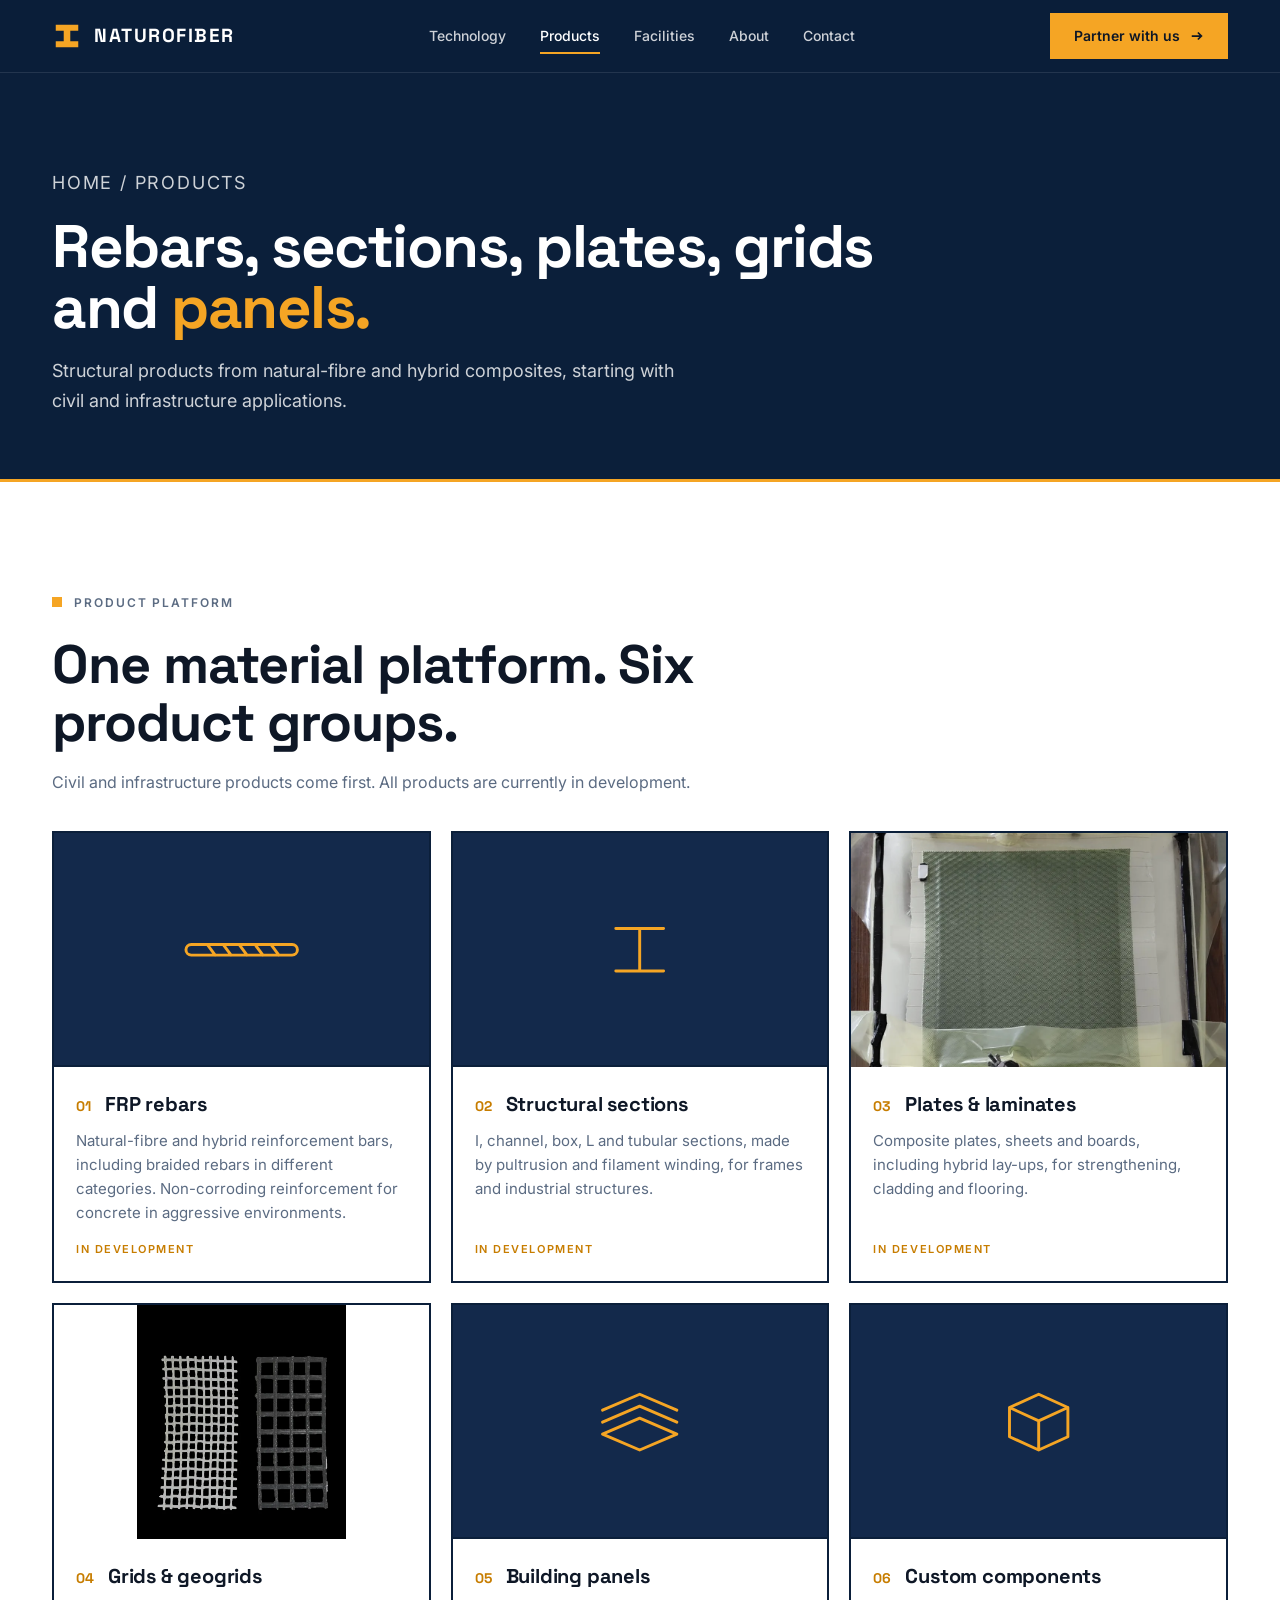
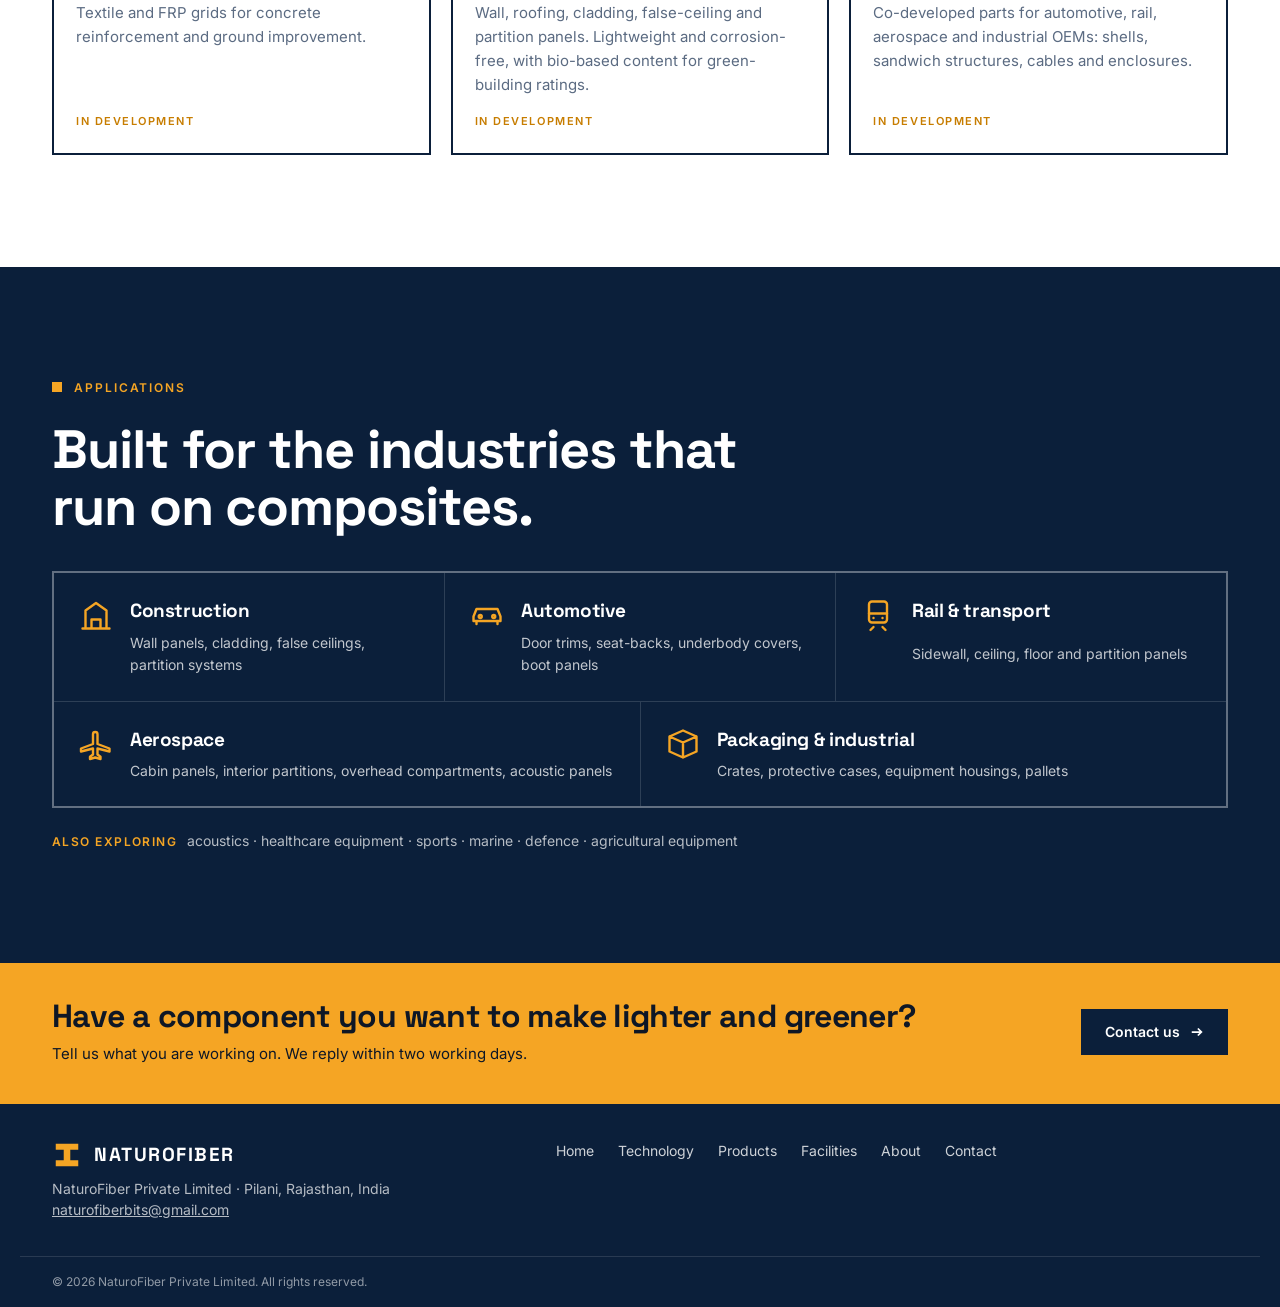
<file: products.html>
<!DOCTYPE html>
<html lang="en-IN">
<head>
<meta charset="utf-8">
<meta name="viewport" content="width=device-width, initial-scale=1">
<title>Products | NaturoFiber</title>
<meta name="description" content="FRP rebars, structural sections, plates and laminates, grids and geogrids, building panels and custom components made from natural-fibre and hybrid composites.">
<meta name="robots" content="noindex, nofollow">
<link rel="canonical" href="https://www.naturofiber.com/products.html">
<meta property="og:type" content="website">
<meta property="og:site_name" content="NaturoFiber">
<meta property="og:title" content="Products | NaturoFiber">
<meta property="og:description" content="FRP rebars, structural sections, plates and laminates, grids and geogrids, building panels and custom components made from natural-fibre and hybrid composites.">
<meta property="og:url" content="https://www.naturofiber.com/products.html">
<meta property="og:image" content="https://www.naturofiber.com/assets/img/og-image.jpg">
<meta name="twitter:card" content="summary_large_image">
<meta name="theme-color" content="#0B1F3A">
<link rel="icon" type="image/svg+xml" href="assets/favicon.svg">
<link rel="preconnect" href="https://fonts.googleapis.com">
<link rel="preconnect" href="https://fonts.gstatic.com" crossorigin>
<link href="https://fonts.googleapis.com/css2?family=Inter:wght@400;500;600&family=Space+Grotesk:wght@500;700&display=swap" rel="stylesheet">
<link rel="stylesheet" href="css/site.css">
</head>
<body>
<a class="skip" href="#main">Skip to content</a>
<header class="site-header" id="site-header">
  <div class="wrap bar">
    <a class="brand" href="index.html" aria-label="NaturoFiber home"><svg viewBox="0 0 32 32" aria-hidden="true"><path d="M4 4h24v6.5h-8.5v11H28V28H4v-6.5h8.5v-11H4z" fill="#F5A524"/></svg><span>NATUROFIBER</span></a>
    <nav class="nav" aria-label="Primary"><a href="technology.html">Technology</a><a href="products.html" aria-current="page">Products</a><a href="facilities.html">Facilities</a><a href="about.html">About</a><a href="contact.html">Contact</a></nav>
    <div class="bar-right">
      <a class="btn btn-amber header-cta" href="contact.html">Partner with us <svg viewBox="0 0 16 16" aria-hidden="true"><path d="M2 8h11M9 4l4 4-4 4" fill="none" stroke="currentColor" stroke-width="2"/></svg></a>
      <button class="menu-btn" id="menu-btn" aria-expanded="false" aria-controls="mobile-menu" aria-label="Open menu"><svg id="menu-icon" width="20" height="20" viewBox="0 0 20 20" aria-hidden="true"><path d="M2 5h16M2 10h16M2 15h16" stroke="currentColor" stroke-width="2"/></svg></button>
    </div>
  </div>
  <div class="mobile" id="mobile-menu"><nav aria-label="Mobile"><a href="technology.html">Technology</a><a href="products.html" aria-current="page">Products</a><a href="facilities.html">Facilities</a><a href="about.html">About</a><a href="contact.html">Contact</a><a class="btn btn-amber" href="contact.html">Partner with us</a></nav></div>
</header>
<main id="main">
<section class="page-hero"><div class="wrap">
  <p class="crumb"><a href="index.html">Home</a> / Products</p>
  <h1 class="display reveal">Rebars, sections, plates, grids and <em>panels.</em></h1>
  <p class="reveal">Structural products from natural-fibre and hybrid composites, starting with civil and infrastructure applications.</p>
</div></section>

<section class="sec" aria-labelledby="prod-h"><div class="wrap">
  <div class="max3 reveal"><p class="label rule ">Product platform</p><h2 class="title display" id="prod-h">One material platform. Six product groups.</h2><p class="lead" style="margin-top:18px">Civil and infrastructure products come first. All products are currently in development.</p></div>
  <div class="grid c3" style="margin-top:36px">
    <article class="prod plain reveal"><div class="ico"><svg viewBox="0 0 96 60" aria-hidden="true"><path d="M10 26h76a4 4 0 0 1 0 8H10a4 4 0 0 1 0-8zM22 26l6 8M34 26l6 8M46 26l6 8M58 26l6 8M70 26l6 8"/></svg></div><div class="body"><div class="row"><span class="no">01</span><h3 class="display">FRP rebars</h3></div><p>Natural-fibre and hybrid reinforcement bars, including braided rebars in different categories. Non-corroding reinforcement for concrete in aggressive environments.</p><p class="stage">In development</p></div></article>
    <article class="prod plain reveal"><div class="ico"><svg viewBox="0 0 96 60" aria-hidden="true"><path d="M30 14h36M30 46h36M48 14v32"/></svg></div><div class="body"><div class="row"><span class="no">02</span><h3 class="display">Structural sections</h3></div><p>I, channel, box, L and tubular sections, made by pultrusion and filament winding, for frames and industrial structures.</p><p class="stage">In development</p></div></article>
    <article class="prod reveal"><div class="photo"><img src="assets/img/vartm-layup-2.webp" alt="Green woven-fibre laminate panel under vacuum bag during moulding" width="1000" height="938" loading="lazy"></div><div class="body"><div class="row"><span class="no">03</span><h3 class="display">Plates &amp; laminates</h3></div><p>Composite plates, sheets and boards, including hybrid lay-ups, for strengthening, cladding and flooring.</p><p class="stage">In development</p></div></article>
    <article class="prod reveal"><div class="photo"><img src="assets/img/geogrids.webp" alt="Two textile geogrid samples" width="800" height="896" loading="lazy" style="object-fit:contain;background:#fff"></div><div class="body"><div class="row"><span class="no">04</span><h3 class="display">Grids &amp; geogrids</h3></div><p>Textile and FRP grids for concrete reinforcement and ground improvement.</p><p class="stage">In development</p></div></article>
    <article class="prod plain reveal"><div class="ico"><svg viewBox="0 0 96 60" aria-hidden="true"><path d="M20 40l28-12 28 12-28 12zM20 31l28-12 28 12M20 22l28-12 28 12"/></svg></div><div class="body"><div class="row"><span class="no">05</span><h3 class="display">Building panels</h3></div><p>Wall, roofing, cladding, false-ceiling and partition panels. Lightweight and corrosion-free, with bio-based content for green-building ratings.</p><p class="stage">In development</p></div></article>
    <article class="prod plain reveal"><div class="ico"><svg viewBox="0 0 96 60" aria-hidden="true"><path d="M26 20l22-10 22 10v22L48 52 26 42zM26 20l22 10 22-10M48 30v22"/></svg></div><div class="body"><div class="row"><span class="no">06</span><h3 class="display">Custom components</h3></div><p>Co-developed parts for automotive, rail, aerospace and industrial OEMs: shells, sandwich structures, cables and enclosures.</p><p class="stage">In development</p></div></article>
  </div>
</div></section>

<section class="sec sec-navy on-dark" aria-labelledby="app-h"><div class="wrap">
  <div class="max3 reveal"><p class="label rule ">Applications</p><h2 class="title display" id="app-h">Built for the industries that run on composites.</h2></div>
  <ul class="apps reveal">
    <li><svg viewBox="0 0 24 24" aria-hidden="true"><path d="M3 21h18M5 21V9l7-5 7 5v12M9 21v-6h6v6"/></svg><h3 class="display">Construction</h3><p>Wall panels, cladding, false ceilings, partition systems</p></li>
    <li><svg viewBox="0 0 24 24" aria-hidden="true"><path d="M3 16v-3l2-5h14l2 5v3zM5 16v2M19 16v2"/><circle cx="7.5" cy="13" r="1"/><circle cx="16.5" cy="13" r="1"/></svg><h3 class="display">Automotive</h3><p>Door trims, seat-backs, underbody covers, boot panels</p></li>
    <li><svg viewBox="0 0 24 24" aria-hidden="true"><rect x="6" y="3" width="12" height="14" rx="2"/><path d="M6 11h12M9 20l-2 2M15 20l2 2M9 14h.01M15 14h.01"/></svg><h3 class="display">Rail &amp; transport</h3><p>Sidewall, ceiling, floor and partition panels</p></li>
    <li><svg viewBox="0 0 24 24" aria-hidden="true"><path d="M21 15l-8-3V5.5a1.5 1.5 0 0 0-3 0V12l-8 3v2l8-2v4l-2 1.5V22l3.5-1 3.5 1v-1.5L13 19v-4l8 2z"/></svg><h3 class="display">Aerospace</h3><p>Cabin panels, interior partitions, overhead compartments, acoustic panels</p></li>
    <li><svg viewBox="0 0 24 24" aria-hidden="true"><path d="M3 7l9-4 9 4v10l-9 4-9-4zM3 7l9 4 9-4M12 11v10"/></svg><h3 class="display">Packaging &amp; industrial</h3><p>Crates, protective cases, equipment housings, pallets</p></li>
  </ul>
  <p class="also reveal"><b>Also exploring</b>acoustics &middot; healthcare equipment &middot; sports &middot; marine &middot; defence &middot; agricultural equipment</p>
</div></section>
<section class="band"><div class="wrap">
  <div><h2 class="display">Have a component you want to make lighter and greener?</h2><p>Tell us what you are working on. We reply within two working days.</p></div>
  <a class="btn btn-navy" href="contact.html">Contact us <svg viewBox="0 0 16 16" aria-hidden="true"><path d="M2 8h11M9 4l4 4-4 4" fill="none" stroke="currentColor" stroke-width="2"/></svg></a>
</div></section>
</main>
<footer class="site-footer">
  <div class="wrap">
    <div>
      <a class="brand" href="index.html"><svg viewBox="0 0 32 32" aria-hidden="true"><path d="M4 4h24v6.5h-8.5v11H28V28H4v-6.5h8.5v-11H4z" fill="#F5A524"/></svg><span>NATUROFIBER</span></a>
      <p>NaturoFiber Private Limited &middot; Pilani, Rajasthan, India</p>
      <p><a href="mailto:naturofiberbits@gmail.com">naturofiberbits@gmail.com</a></p>
    </div>
    <nav aria-label="Footer"><a href="index.html">Home</a><a href="technology.html">Technology</a><a href="products.html">Products</a><a href="facilities.html">Facilities</a><a href="about.html">About</a><a href="contact.html">Contact</a></nav>
  </div>
  <div class="wrap copy">&copy; <span id="year">2026</span> NaturoFiber Private Limited. All rights reserved.</div>
</footer>
<script src="js/main.js"></script>
</body>
</html>
</file>
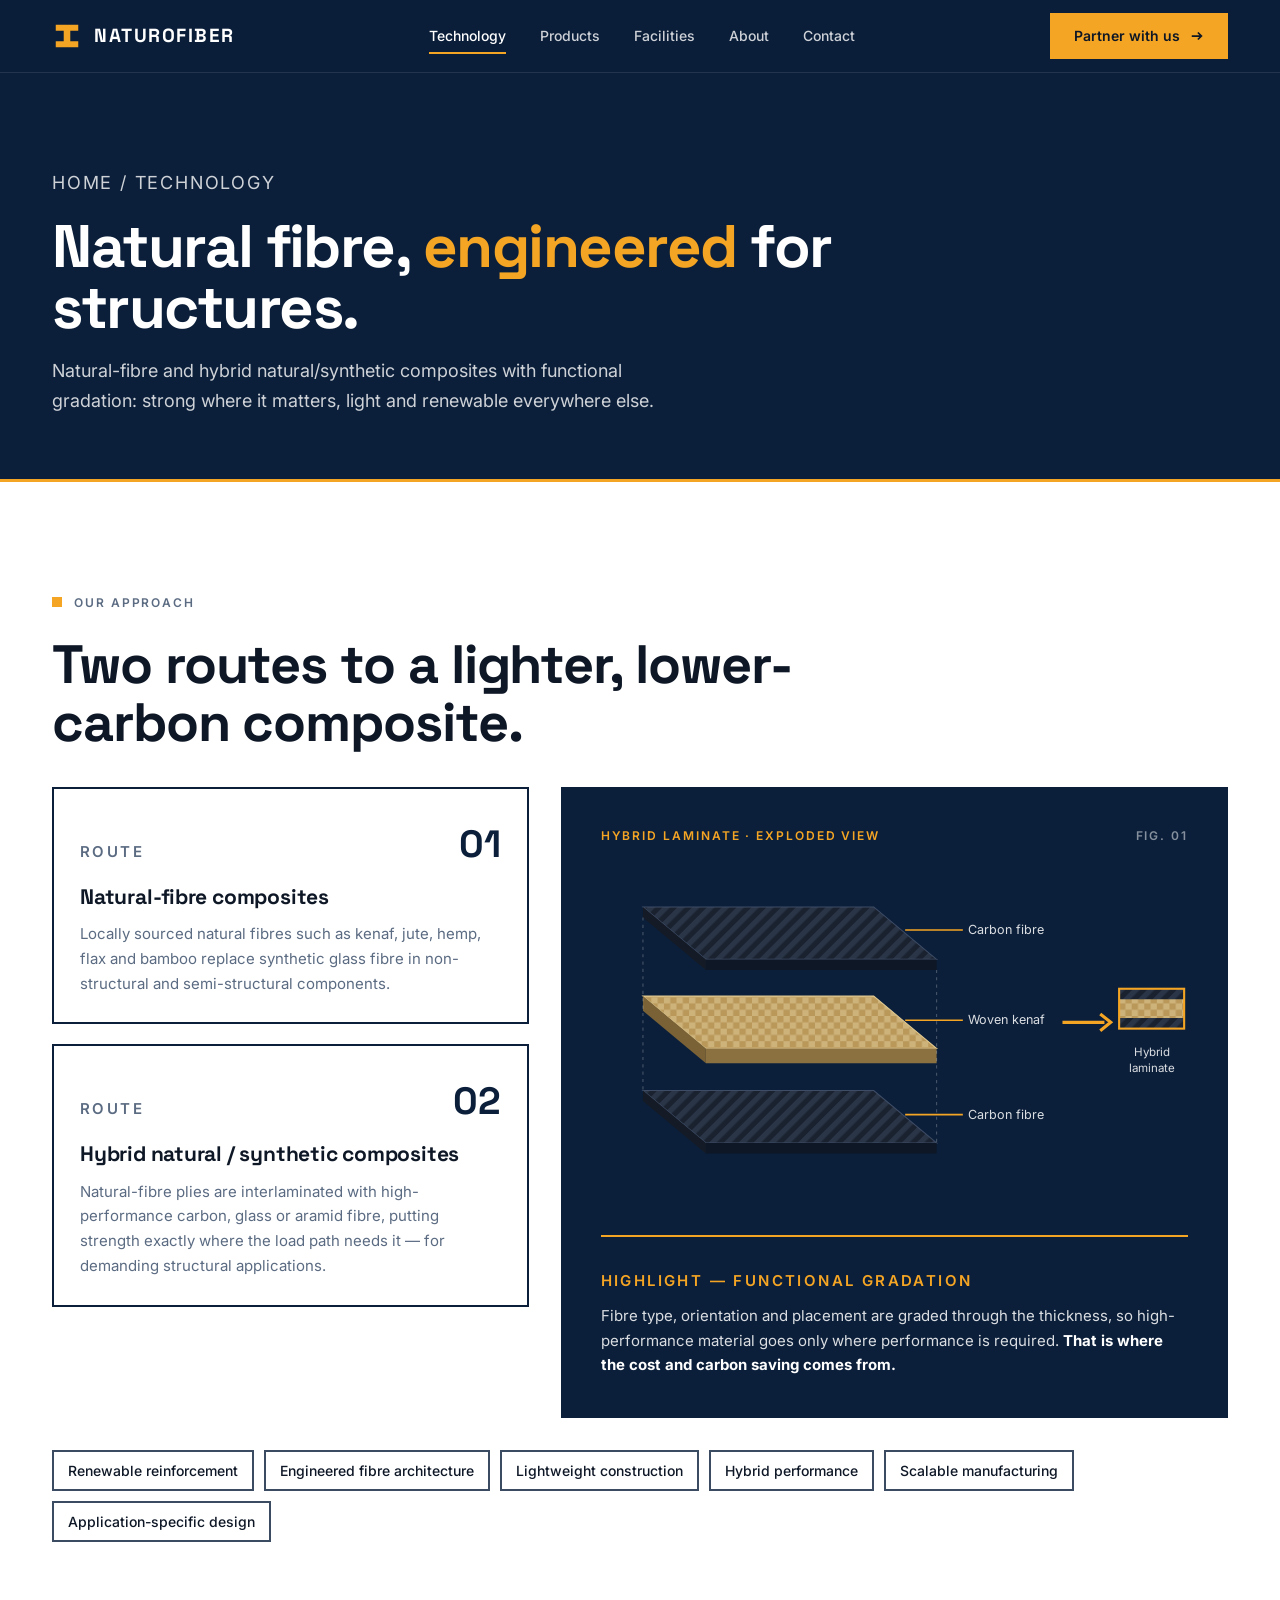
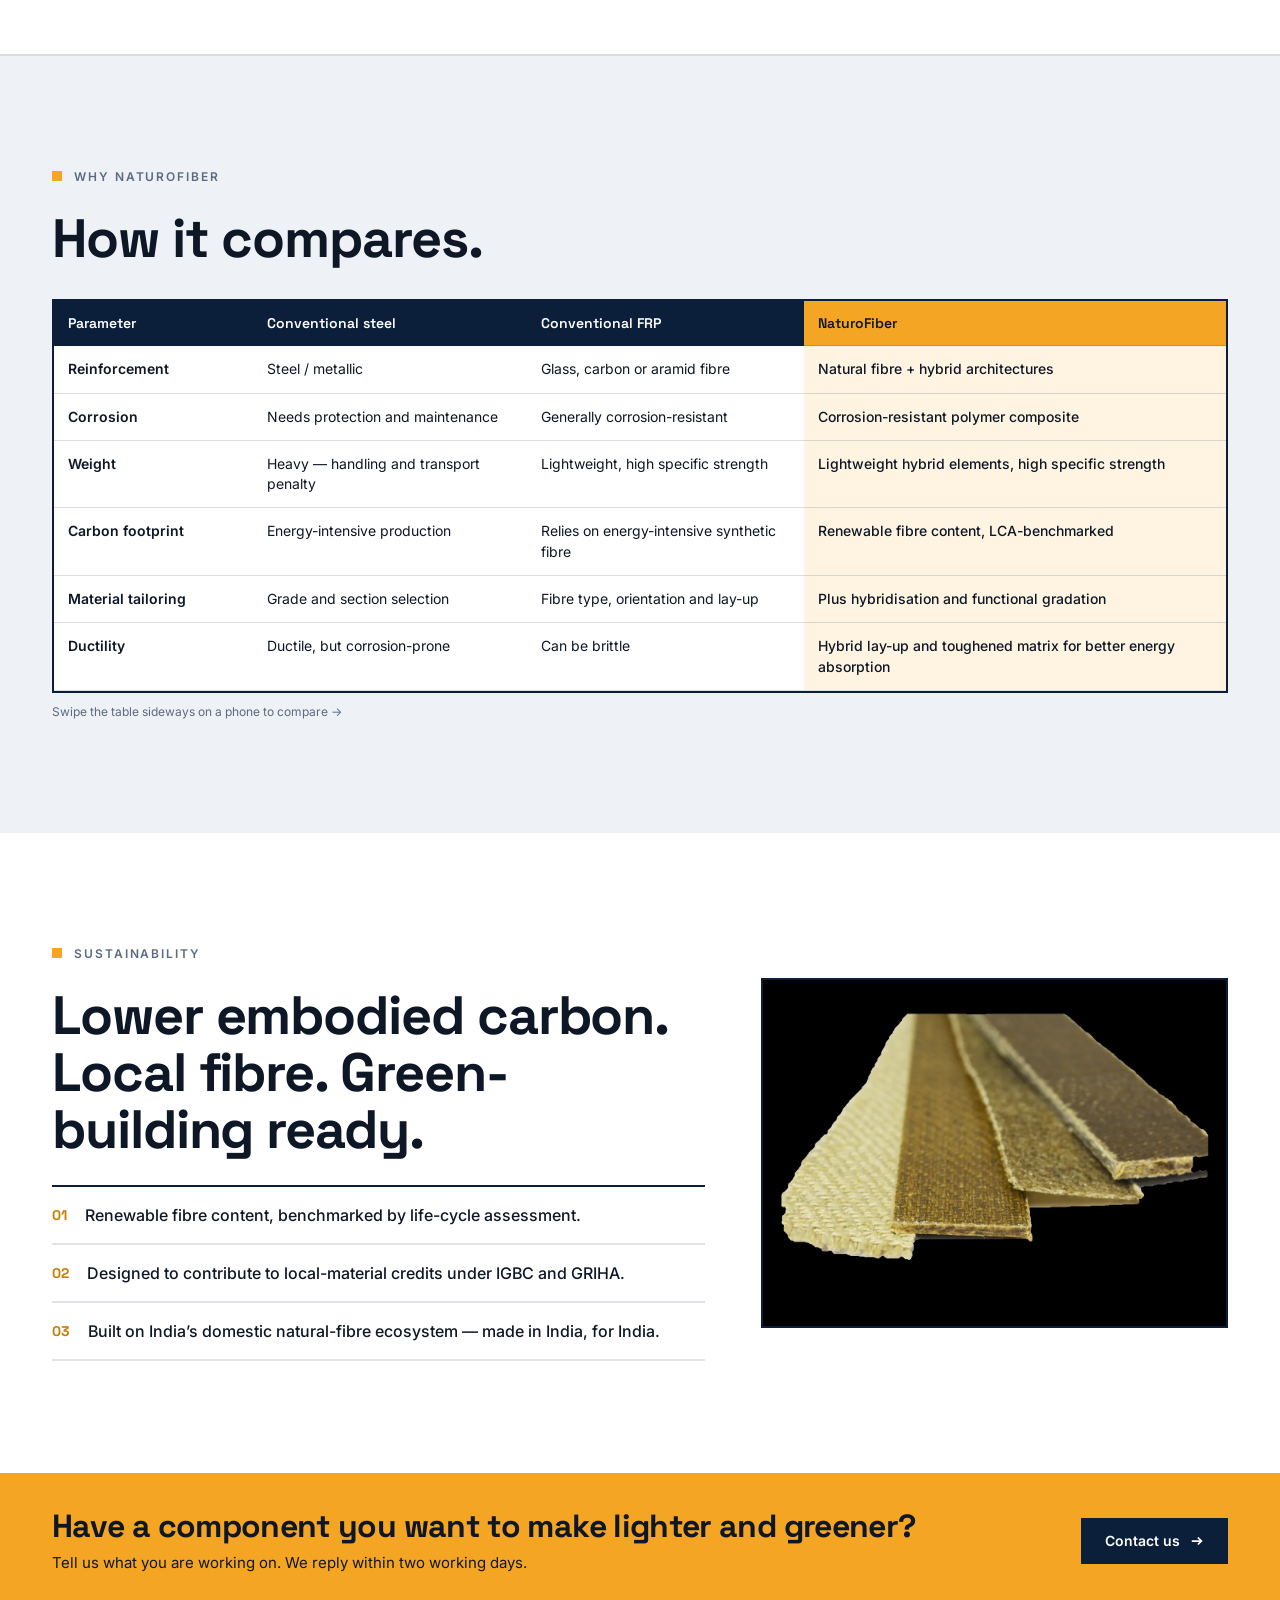
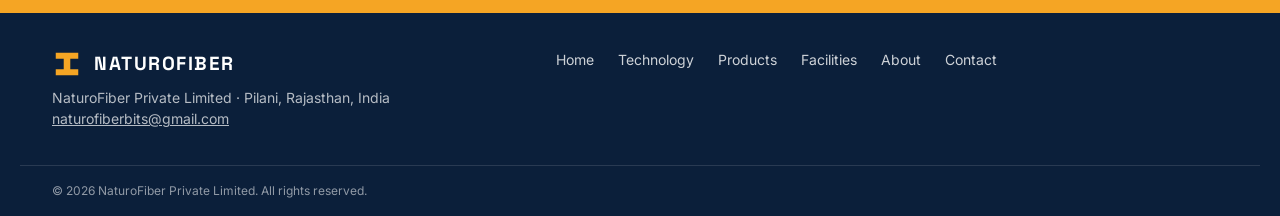
<file: technology.html>
<!DOCTYPE html>
<html lang="en-IN">
<head>
<meta charset="utf-8">
<meta name="viewport" content="width=device-width, initial-scale=1">
<title>Technology | NaturoFiber</title>
<meta name="description" content="Natural-fibre and hybrid natural/synthetic FRP composites with functional gradation: how NaturoFiber builds lighter, lower-carbon structural materials, and how they compare with steel and conventional FRP.">
<meta name="robots" content="noindex, nofollow">
<link rel="canonical" href="https://www.naturofiber.com/technology.html">
<meta property="og:type" content="website">
<meta property="og:site_name" content="NaturoFiber">
<meta property="og:title" content="Technology | NaturoFiber">
<meta property="og:description" content="Natural-fibre and hybrid natural/synthetic FRP composites with functional gradation: how NaturoFiber builds lighter, lower-carbon structural materials, and how they compare with steel and conventional FRP.">
<meta property="og:url" content="https://www.naturofiber.com/technology.html">
<meta property="og:image" content="https://www.naturofiber.com/assets/img/og-image.jpg">
<meta name="twitter:card" content="summary_large_image">
<meta name="theme-color" content="#0B1F3A">
<link rel="icon" type="image/svg+xml" href="assets/favicon.svg">
<link rel="preconnect" href="https://fonts.googleapis.com">
<link rel="preconnect" href="https://fonts.gstatic.com" crossorigin>
<link href="https://fonts.googleapis.com/css2?family=Inter:wght@400;500;600&family=Space+Grotesk:wght@500;700&display=swap" rel="stylesheet">
<link rel="stylesheet" href="css/site.css">
</head>
<body>
<a class="skip" href="#main">Skip to content</a>
<header class="site-header" id="site-header">
  <div class="wrap bar">
    <a class="brand" href="index.html" aria-label="NaturoFiber home"><svg viewBox="0 0 32 32" aria-hidden="true"><path d="M4 4h24v6.5h-8.5v11H28V28H4v-6.5h8.5v-11H4z" fill="#F5A524"/></svg><span>NATUROFIBER</span></a>
    <nav class="nav" aria-label="Primary"><a href="technology.html" aria-current="page">Technology</a><a href="products.html">Products</a><a href="facilities.html">Facilities</a><a href="about.html">About</a><a href="contact.html">Contact</a></nav>
    <div class="bar-right">
      <a class="btn btn-amber header-cta" href="contact.html">Partner with us <svg viewBox="0 0 16 16" aria-hidden="true"><path d="M2 8h11M9 4l4 4-4 4" fill="none" stroke="currentColor" stroke-width="2"/></svg></a>
      <button class="menu-btn" id="menu-btn" aria-expanded="false" aria-controls="mobile-menu" aria-label="Open menu"><svg id="menu-icon" width="20" height="20" viewBox="0 0 20 20" aria-hidden="true"><path d="M2 5h16M2 10h16M2 15h16" stroke="currentColor" stroke-width="2"/></svg></button>
    </div>
  </div>
  <div class="mobile" id="mobile-menu"><nav aria-label="Mobile"><a href="technology.html" aria-current="page">Technology</a><a href="products.html">Products</a><a href="facilities.html">Facilities</a><a href="about.html">About</a><a href="contact.html">Contact</a><a class="btn btn-amber" href="contact.html">Partner with us</a></nav></div>
</header>
<main id="main">
<section class="page-hero"><div class="wrap">
  <p class="crumb"><a href="index.html">Home</a> / Technology</p>
  <h1 class="display reveal">Natural fibre, <em>engineered</em> for structures.</h1>
  <p class="reveal">Natural-fibre and hybrid natural/synthetic composites with functional gradation: strong where it matters, light and renewable everywhere else.</p>
</div></section>

<section class="sec" aria-labelledby="tech-h"><div class="wrap">
  <div class="max3 reveal"><p class="label rule ">Our approach</p><h2 class="title display" id="tech-h">Two routes to a lighter, lower-carbon composite.</h2></div>
  <div class="grid split" style="margin-top:36px">
    <div class="grid" style="align-content:start">
      <article class="card reveal"><div class="row"><p class="label">Route</p><p class="num">01</p></div><h3 class="display">Natural-fibre composites</h3><p>Locally sourced natural fibres such as kenaf, jute, hemp, flax and bamboo replace synthetic glass fibre in non-structural and semi-structural components.</p></article>
      <article class="card reveal"><div class="row"><p class="label">Route</p><p class="num">02</p></div><h3 class="display">Hybrid natural / synthetic composites</h3><p>Natural-fibre plies are interlaminated with high-performance carbon, glass or aramid fibre, putting strength exactly where the load path needs it &mdash; for demanding structural applications.</p></article>
    </div>
    <figure class="fig reveal">
      <div class="top"><p class="label amber">Hybrid laminate &middot; exploded view</p><p class="label" style="color:rgba(255,255,255,.5)">Fig. 01</p></div>
      <svg viewBox="0 0 560 330" role="img" aria-labelledby="ply-t"><title id="ply-t">Three plies &mdash; carbon fibre, woven kenaf, carbon fibre &mdash; bonding into one hybrid laminate</title>
<defs><pattern id="cf" width="10" height="10" patternUnits="userSpaceOnUse" patternTransform="rotate(45)"><rect width="10" height="10" fill="#1A2230"/><rect width="5" height="10" fill="#2A3548"/></pattern>
<pattern id="kf" width="12" height="12" patternUnits="userSpaceOnUse"><rect width="12" height="12" fill="#CDB27A"/><rect width="6" height="6" fill="#B9985A"/><rect x="6" y="6" width="6" height="6" fill="#B9985A"/></pattern></defs>
<g><polygon points="40,40 260,40 320,90 100,90" fill="url(#cf)" stroke="#3E4C66"/><polygon points="100,90 320,90 320,100 100,100" fill="#0E1726"/><polygon points="40,40 100,90 100,100 40,50" fill="#141B26"/></g>
<g><polygon points="40,125 260,125 320,175 100,175" fill="url(#kf)" stroke="#E0C88F"/><polygon points="100,175 320,175 320,189 100,189" fill="#8C7140"/><polygon points="40,125 100,175 100,189 40,139" fill="#7A6236"/></g>
<g><polygon points="40,215 260,215 320,265 100,265" fill="url(#cf)" stroke="#3E4C66"/><polygon points="100,265 320,265 320,275 100,275" fill="#0E1726"/><polygon points="40,215 100,265 100,275 40,225" fill="#141B26"/></g>
<g stroke="#fff" stroke-opacity=".25" stroke-dasharray="3 4"><line x1="40" y1="50" x2="40" y2="215"/><line x1="320" y1="100" x2="320" y2="265"/></g>
<g font-family="Inter, sans-serif" font-size="12" fill="#fff"><line x1="290" y1="62" x2="345" y2="62" stroke="#F5A524" stroke-width="1.5"/><text x="350" y="66" fill-opacity=".85">Carbon fibre</text><line x1="290" y1="148" x2="345" y2="148" stroke="#F5A524" stroke-width="1.5"/><text x="350" y="152" fill-opacity=".85">Woven kenaf</text><line x1="290" y1="238" x2="345" y2="238" stroke="#F5A524" stroke-width="1.5"/><text x="350" y="242" fill-opacity=".85">Carbon fibre</text></g>
<path d="M440 150h40" stroke="#F5A524" stroke-width="3" fill="none"/><path d="M476 142l10 8-10 8" stroke="#F5A524" stroke-width="3" fill="none"/>
<g transform="translate(470,0)"><rect x="24" y="118" width="62" height="10" fill="url(#cf)"/><rect x="24" y="128" width="62" height="18" fill="url(#kf)"/><rect x="24" y="146" width="62" height="10" fill="url(#cf)"/><rect x="24" y="118" width="62" height="38" fill="none" stroke="#F5A524" stroke-width="2"/>
<text x="55" y="182" text-anchor="middle" font-family="Inter, sans-serif" font-size="11" fill="#fff" fill-opacity=".85">Hybrid</text><text x="55" y="197" text-anchor="middle" font-family="Inter, sans-serif" font-size="11" fill="#fff" fill-opacity=".85">laminate</text></g></svg>
      <figcaption><p class="label amber">Highlight &mdash; Functional gradation</p><p>Fibre type, orientation and placement are graded through the thickness, so high-performance material goes only where performance is required. <strong>That is where the cost and carbon saving comes from.</strong></p></figcaption>
    </figure>
  </div>
  <ul class="chips reveal" aria-label="Key features"><li>Renewable reinforcement</li><li>Engineered fibre architecture</li><li>Lightweight construction</li><li>Hybrid performance</li><li>Scalable manufacturing</li><li>Application-specific design</li></ul>
</div></section>

<section class="sec sec-steel" aria-labelledby="cmp-h"><div class="wrap">
  <div class="reveal max3"><p class="label rule ">Why NaturoFiber</p><h2 class="title display" id="cmp-h">How it compares.</h2></div>
  <div class="tbl-wrap reveal" role="region" aria-label="Comparison of steel, conventional FRP and NaturoFiber composites" tabindex="0">
  <table class="tbl"><thead><tr><th>Parameter</th><th>Conventional steel</th><th>Conventional FRP</th><th>NaturoFiber</th></tr></thead><tbody>
    <tr><th scope="row">Reinforcement</th><td>Steel / metallic</td><td>Glass, carbon or aramid fibre</td><td>Natural fibre + hybrid architectures</td></tr>
    <tr><th scope="row">Corrosion</th><td>Needs protection and maintenance</td><td>Generally corrosion-resistant</td><td>Corrosion-resistant polymer composite</td></tr>
    <tr><th scope="row">Weight</th><td>Heavy &mdash; handling and transport penalty</td><td>Lightweight, high specific strength</td><td>Lightweight hybrid elements, high specific strength</td></tr>
    <tr><th scope="row">Carbon footprint</th><td>Energy-intensive production</td><td>Relies on energy-intensive synthetic fibre</td><td>Renewable fibre content, LCA-benchmarked</td></tr>
    <tr><th scope="row">Material tailoring</th><td>Grade and section selection</td><td>Fibre type, orientation and lay-up</td><td>Plus hybridisation and functional gradation</td></tr>
    <tr><th scope="row">Ductility</th><td>Ductile, but corrosion-prone</td><td>Can be brittle</td><td>Hybrid lay-up and toughened matrix for better energy absorption</td></tr>
  </tbody></table></div>
  <p class="swipe">Swipe the table sideways on a phone to compare &rarr;</p>
</div></section>

<section class="sec" aria-labelledby="sus-h"><div class="wrap sus">
  <div class="reveal"><p class="label rule ">Sustainability</p><h2 class="title display" id="sus-h">Lower embodied carbon. Local fibre. Green-building ready.</h2>
    <ol><li><b>01</b><span>Renewable fibre content, benchmarked by life-cycle assessment.</span></li><li><b>02</b><span>Designed to contribute to local-material credits under IGBC and GRIHA.</span></li><li><b>03</b><span>Built on India&rsquo;s domestic natural-fibre ecosystem &mdash; made in India, for India.</span></li></ol></div>
  <div class="photo reveal"><img src="assets/img/laminate-strips.webp" alt="Natural-fibre composite laminate strips showing woven fibre texture" width="1400" height="910" loading="lazy"></div>
</div></section>
<section class="band"><div class="wrap">
  <div><h2 class="display">Have a component you want to make lighter and greener?</h2><p>Tell us what you are working on. We reply within two working days.</p></div>
  <a class="btn btn-navy" href="contact.html">Contact us <svg viewBox="0 0 16 16" aria-hidden="true"><path d="M2 8h11M9 4l4 4-4 4" fill="none" stroke="currentColor" stroke-width="2"/></svg></a>
</div></section>
</main>
<footer class="site-footer">
  <div class="wrap">
    <div>
      <a class="brand" href="index.html"><svg viewBox="0 0 32 32" aria-hidden="true"><path d="M4 4h24v6.5h-8.5v11H28V28H4v-6.5h8.5v-11H4z" fill="#F5A524"/></svg><span>NATUROFIBER</span></a>
      <p>NaturoFiber Private Limited &middot; Pilani, Rajasthan, India</p>
      <p><a href="mailto:naturofiberbits@gmail.com">naturofiberbits@gmail.com</a></p>
    </div>
    <nav aria-label="Footer"><a href="index.html">Home</a><a href="technology.html">Technology</a><a href="products.html">Products</a><a href="facilities.html">Facilities</a><a href="about.html">About</a><a href="contact.html">Contact</a></nav>
  </div>
  <div class="wrap copy">&copy; <span id="year">2026</span> NaturoFiber Private Limited. All rights reserved.</div>
</footer>
<script src="js/main.js"></script>
</body>
</html>
</file>
<file: css/site.css>
/* NaturoFiber — shared stylesheet. Plain CSS, no build step. */
:root {
  --navy: #0B1F3A; --navy-2: #13294B; --steel: #EEF1F5; --ink: #0E1726; --mute: #5B6B82;
  --amber: #F5A524; --amber-dark: #C77D00; --white: #fff;
  --display: 'Space Grotesk', ui-sans-serif, system-ui, sans-serif;
  --sans: Inter, ui-sans-serif, system-ui, sans-serif;
  --wrap: 1240px; --pad: 20px;
}
*, *::before, *::after { box-sizing: border-box; }
html { scroll-behavior: smooth; scroll-padding-top: 80px; -webkit-text-size-adjust: 100%; }
body { margin: 0; font-family: var(--sans); color: var(--ink); background: #fff; line-height: 1.5; -webkit-font-smoothing: antialiased; text-rendering: optimizeLegibility; }
img, svg { display: block; max-width: 100%; }
h1, h2, h3, h4, p, ul, ol, figure, blockquote { margin: 0; }
ul, ol { padding: 0; list-style: none; }
a { color: inherit; }
:focus-visible { outline: 3px solid var(--amber); outline-offset: 3px; border-radius: 2px; }
.skip { position: absolute; left: -999px; top: 12px; background: var(--amber); color: var(--ink); padding: 8px 16px; font-weight: 600; z-index: 100; }
.skip:focus { left: 12px; }
.wrap { max-width: var(--wrap); margin: 0 auto; padding: 0 var(--pad); }
.display { font-family: var(--display); }

/* type */
.label { font-size: 12px; font-weight: 600; letter-spacing: .16em; text-transform: uppercase; color: var(--mute); }
.label.rule::before { content: ""; display: inline-block; width: 10px; height: 10px; background: var(--amber); margin-right: 12px; }
.on-dark .label, .label.amber { color: var(--amber); }
h1, h2, h3 { font-family: var(--display); font-weight: 700; letter-spacing: -.02em; }
h2.title { margin-top: 20px; font-size: 30px; line-height: 1.06; }
.lead { font-size: 16px; line-height: 1.65; color: var(--mute); }
.on-dark .lead { color: rgba(255,255,255,.8); }

/* header */
.site-header { position: fixed; inset: 0 0 auto 0; z-index: 50; background: rgba(11,31,58,.92); backdrop-filter: blur(8px); border-bottom: 1px solid rgba(255,255,255,.1); transition: box-shadow .25s; }
.site-header.scrolled { box-shadow: 0 8px 24px -12px rgba(0,0,0,.5); }
.bar { display: flex; align-items: center; justify-content: space-between; height: 64px; }
.brand { display: flex; align-items: center; gap: 12px; color: #fff; text-decoration: none; font-family: var(--display); font-weight: 700; letter-spacing: .08em; font-size: 16px; }
.brand svg { width: 26px; height: 26px; }
.nav { display: none; gap: 34px; }
.nav a { font-size: 14px; font-weight: 500; color: rgba(255,255,255,.8); text-decoration: none; transition: color .2s; padding: 6px 0; border-bottom: 2px solid transparent; }
.nav a:hover { color: var(--amber); }
.nav a[aria-current="page"] { color: #fff; border-bottom-color: var(--amber); }
.bar-right { display: flex; align-items: center; gap: 12px; }
.menu-btn { width: 42px; height: 42px; display: inline-flex; align-items: center; justify-content: center; background: none; border: 2px solid rgba(255,255,255,.25); color: #fff; cursor: pointer; }
.mobile { display: none; background: var(--navy); border-top: 1px solid rgba(255,255,255,.1); }
.mobile.open { display: block; }
.mobile nav { display: flex; flex-direction: column; padding: 12px var(--pad) 20px; max-width: var(--wrap); margin: 0 auto; }
.mobile a { padding: 13px 0; border-bottom: 1px solid rgba(255,255,255,.1); color: #fff; font-weight: 500; text-decoration: none; }
.mobile a[aria-current="page"] { color: var(--amber); }
.mobile .btn { margin-top: 16px; border: 0; justify-content: center; color: var(--ink); }

/* buttons */
.btn { display: inline-flex; align-items: center; gap: 10px; font: 600 14px/1 var(--sans); padding: 14px 22px; text-decoration: none; cursor: pointer; border: 2px solid transparent; transition: background .2s, color .2s, border-color .2s; }
.btn svg { width: 14px; height: 14px; }
.btn-amber { background: var(--amber); color: var(--ink); }
.btn-amber:hover { background: var(--amber-dark); color: #fff; }
.btn-ghost { border-color: rgba(255,255,255,.4); color: #fff; }
.btn-ghost:hover { border-color: #fff; }
.btn-navy { background: var(--navy); color: #fff; }
.btn-navy:hover { background: var(--navy-2); }
.header-cta { display: none; }

/* hero */
.hero { position: relative; background: var(--navy); color: #fff; overflow: hidden; display: flex; flex-direction: column; }
.hero > img { position: absolute; inset: 0 0 0 auto; width: 100%; height: 100%; object-fit: cover; object-position: 50% 62%; }
.hero::before { content: ""; position: absolute; inset: 0; z-index: 1; background: linear-gradient(90deg, var(--navy) 0%, rgba(11,31,58,.9) 45%, rgba(11,31,58,.45) 100%); }
.hero::after { content: ""; position: absolute; inset: 0; z-index: 1; background: linear-gradient(0deg, var(--navy), transparent 60%, rgba(11,31,58,.3)); }
.hero .wrap { position: relative; z-index: 2; padding-top: 112px; padding-bottom: 44px; width: 100%; flex: 1; display: flex; flex-direction: column; }
.hero h1 { margin-top: 22px; font-size: 38px; line-height: .99; letter-spacing: -.025em; max-width: 880px; }
.hero h1 em, .page-hero h1 em { font-style: normal; color: var(--amber); }
.hero p.sub { margin-top: 22px; max-width: 620px; font-size: 16px; line-height: 1.65; color: rgba(255,255,255,.82); }
.cta-row { margin-top: 28px; display: flex; flex-direction: column; gap: 12px; }
.hero-foot { margin-top: 44px; border-top: 2px solid rgba(255,255,255,.15); padding-top: 20px; display: grid; gap: 10px; }
.hero-foot strong { font: 500 18px var(--display); letter-spacing: -.01em; }
.hero-foot strong em { font-style: normal; color: var(--amber); }
.hero-foot span { font-size: 11px; color: rgba(255,255,255,.6); text-transform: uppercase; letter-spacing: .14em; }
.page-hero { background: var(--navy); color: #fff; padding: 112px 0 48px; border-bottom: 3px solid var(--amber); }
.page-hero h1 { margin-top: 18px; font-size: 34px; line-height: 1.02; letter-spacing: -.025em; max-width: 860px; }
.page-hero p { margin-top: 18px; max-width: 640px; font-size: 16px; line-height: 1.65; color: rgba(255,255,255,.8); }
.crumb { font-size: 12px; color: rgba(255,255,255,.55); letter-spacing: .1em; text-transform: uppercase; }
.crumb a { text-decoration: none; } .crumb a:hover { color: var(--amber); }

/* trust strip */
.trust { background: var(--navy-2); color: #fff; border-top: 2px solid var(--amber); }
.trust ul { display: grid; grid-template-columns: 1fr; }
.trust li { display: flex; gap: 16px; padding: 22px 0; border-top: 2px solid rgba(255,255,255,.1); font-size: 15px; font-weight: 500; line-height: 1.4; }
.trust li:first-child { border-top: 0; }
.trust b { font: 700 14px var(--display); color: var(--amber); padding-top: 2px; }

/* sections */
.sec { padding: 56px 0; }
.sec-steel { background: var(--steel); border-top: 2px solid rgba(11,31,58,.1); }
.sec-navy { background: var(--navy); color: #fff; }
.head-row { display: grid; gap: 20px; align-items: end; }
.max3 { max-width: 760px; }

/* stats */
.stats { margin-top: 36px; display: grid; gap: 1px; background: rgba(11,31,58,.2); border: 2px solid var(--navy); }
.stat { background: var(--navy); color: #fff; padding: 26px 22px; display: flex; flex-direction: column; }
.stat .n { font: 700 48px/1 var(--display); letter-spacing: -.03em; color: var(--amber); }
.stat .u { margin-top: 10px; min-height: 26px; font: 500 20px var(--display); }
.stat p { margin: 14px 0 22px; font-size: 15px; line-height: 1.6; color: rgba(255,255,255,.85); }
.stat small { margin-top: auto; padding-top: 16px; border-top: 1px solid rgba(255,255,255,.15); font-size: 11px; text-transform: uppercase; letter-spacing: .12em; color: rgba(255,255,255,.6); }
.core { margin-top: 48px; display: grid; gap: 14px; }
.core p.q { border-left: 6px solid var(--amber); padding-left: 20px; font: 500 22px/1.2 var(--display); letter-spacing: -.015em; color: var(--navy); }

/* cards */
.grid { display: grid; gap: 20px; }
.card { background: #fff; border: 2px solid var(--navy); padding: 26px; transition: transform .25s, box-shadow .25s; }
.card:hover { transform: translateY(-4px); box-shadow: 0 18px 40px -18px rgba(11,31,58,.35); }
.card .num { font: 700 38px/1 var(--display); color: var(--navy); }
.card h3 { margin-top: 16px; font-size: 21px; letter-spacing: -.01em; }
.card p { margin-top: 10px; font-size: 15px; line-height: 1.65; color: var(--mute); }
.card .row { display: flex; justify-content: space-between; align-items: baseline; }
.card .tag { display: inline-block; margin-top: 18px; font-size: 11px; font-weight: 600; letter-spacing: .14em; text-transform: uppercase; color: var(--amber-dark); }
.card a.go { margin-top: 18px; display: inline-flex; gap: 8px; align-items: center; font-weight: 600; font-size: 14px; color: var(--navy); text-decoration: none; border-bottom: 2px solid var(--amber); padding-bottom: 2px; }
.card a.go svg { width: 14px; height: 14px; flex: none; }
.chips { margin-top: 32px; display: flex; flex-wrap: wrap; gap: 10px; }
.chips li { border: 2px solid rgba(11,31,58,.8); background: #fff; padding: 8px 14px; font-size: 14px; font-weight: 500; }

/* figure */
.fig { background: var(--navy); color: #fff; padding: 24px; display: flex; flex-direction: column; }
.fig .top { display: flex; justify-content: space-between; }
.fig svg { margin-top: 20px; width: 100%; height: auto; }
.fig figcaption { margin-top: 24px; padding-top: 22px; border-top: 2px solid var(--amber); }
.fig figcaption p { margin-top: 10px; font-size: 15px; line-height: 1.65; color: rgba(255,255,255,.85); }
.fig figcaption strong { color: #fff; }

/* products */
.photo { position: relative; overflow: hidden; background: var(--steel); }
.photo img { width: 100%; height: 100%; object-fit: cover; }
.prod { background: #fff; border: 2px solid var(--navy); display: flex; flex-direction: column; transition: transform .25s, box-shadow .25s; }
.prod:hover { transform: translateY(-4px); box-shadow: 0 18px 40px -18px rgba(11,31,58,.35); }
.prod .photo { aspect-ratio: 16/10; }
.prod .body { padding: 22px; display: flex; flex-direction: column; flex: 1; }
.prod .row { display: flex; gap: 14px; align-items: baseline; }
.prod .no { font: 700 14px var(--display); color: var(--amber-dark); }
.prod h3 { font-size: 20px; letter-spacing: -.01em; }
.prod p { margin-top: 10px; font-size: 15px; line-height: 1.6; color: var(--mute); }
.prod .sub { margin-top: 12px; font-size: 13px; color: var(--ink); font-weight: 500; }
.prod .stage { margin-top: auto; padding-top: 16px; font-size: 11px; font-weight: 600; letter-spacing: .14em; text-transform: uppercase; color: var(--amber-dark); }
.prod .ico { aspect-ratio: 16/10; background: var(--navy-2); display: grid; place-items: center; border-bottom: 2px solid var(--navy); }
.prod .ico svg { width: 34%; height: auto; fill: none; stroke: var(--amber); stroke-width: 2.2; stroke-linecap: round; stroke-linejoin: round; }

/* table */
.tbl-wrap { margin-top: 32px; overflow-x: auto; border: 2px solid var(--navy); background: #fff; -webkit-overflow-scrolling: touch; }
.tbl { width: 100%; min-width: 620px; border-collapse: collapse; }
.tbl th, .tbl td { text-align: left; vertical-align: top; padding: 13px 14px; font-size: 14px; line-height: 1.45; border-bottom: 1px solid rgba(11,31,58,.15); }
.tbl thead th { background: var(--navy); color: #fff; font: 600 14px var(--display); }
.tbl thead th:last-child { background: var(--amber); color: var(--ink); }
.tbl tbody th { font-weight: 600; width: 17%; }
.tbl tbody td:last-child { background: #FEF4E1; font-weight: 500; }
.swipe { margin-top: 10px; font-size: 12px; color: var(--mute); }

/* capabilities */
.cap { background: #fff; border: 2px solid var(--navy); }
.cap .photo { aspect-ratio: 16/9; }
.cap .photo span { position: absolute; left: 0; bottom: 0; background: var(--amber); color: var(--ink); font-size: 12px; font-weight: 600; padding: 6px 12px; }
.cap .body { padding: 22px; }
.cap .num { font: 700 14px var(--display); color: var(--amber-dark); }
.cap h3 { margin-top: 8px; font-size: 20px; }
.cap p { margin-top: 8px; font-size: 15px; color: var(--mute); line-height: 1.6; }
.process { margin-top: 28px; display: grid; grid-template-columns: repeat(2, 1fr); gap: 2px; background: rgba(11,31,58,.2); border: 2px solid var(--navy); counter-reset: s; }
.process li { background: #fff; padding: 14px; font-size: 13px; font-weight: 600; line-height: 1.3; }
.process li b { display: block; font: 700 13px var(--display); color: var(--amber-dark); margin-bottom: 4px; }
.process li:last-child { grid-column: span 2; }

/* apps */
.apps { margin-top: 36px; display: grid; grid-template-columns: 1fr; gap: 1px; background: rgba(255,255,255,.14); border: 2px solid rgba(255,255,255,.25); }
.apps li { background: var(--navy); padding: 24px; display: grid; grid-template-columns: 36px 1fr; column-gap: 16px; align-items: start; }
.apps svg { width: 36px; height: 36px; grid-row: span 2; fill: none; stroke: var(--amber); stroke-width: 1.6; stroke-linecap: round; stroke-linejoin: round; }
.apps h3 { font-size: 19px; }
.apps p { margin-top: 6px; font-size: 14px; line-height: 1.6; color: rgba(255,255,255,.75); }
.also { margin-top: 22px; font-size: 14px; color: rgba(255,255,255,.7); }
.also b { color: var(--amber); font-weight: 600; letter-spacing: .12em; text-transform: uppercase; font-size: 12px; margin-right: 10px; }

/* sustainability + roadmap */
.sus { display: grid; gap: 32px; align-items: center; }
.sus ol { margin-top: 26px; border-top: 2px solid var(--navy); }
.sus li { display: flex; gap: 18px; padding: 16px 0; border-bottom: 2px solid rgba(11,31,58,.12); font-size: 16px; line-height: 1.5; font-weight: 500; }
.sus li b { font: 700 14px var(--display); color: var(--amber-dark); padding-top: 3px; }
.sus .photo { aspect-ratio: 4/3; border: 2px solid var(--navy); }
.stages { margin-top: 30px; display: grid; gap: 2px; background: rgba(11,31,58,.2); }
.stages li { background: #fff; padding: 16px 18px; font: 600 15px var(--display); }
.stages li small { display: block; font: 600 11px var(--sans); letter-spacing: .14em; color: var(--mute); text-transform: uppercase; margin-bottom: 4px; }
.stages li.now { background: var(--amber); }
.stages li.now small { color: var(--ink); }
.road { margin-top: 34px; display: grid; gap: 16px; }
.road article { border-top: 4px solid var(--navy); padding-top: 16px; }
.road .t { font: 700 38px/1 var(--display); color: var(--navy); }
.road .t small { font: 600 12px var(--sans); letter-spacing: .14em; color: var(--mute); text-transform: uppercase; margin-left: 8px; }
.road h4 { margin-top: 12px; font: 700 18px var(--display); }
.road p { margin-top: 6px; font-size: 15px; color: var(--mute); line-height: 1.6; }

/* partner + founders */
.partner .num { font: 700 14px var(--display); color: var(--amber-dark); }
.founders { margin-top: 36px; display: grid; gap: 22px; }
.founder { background: var(--navy-2); display: grid; gap: 22px; padding: 24px; border-top: 4px solid var(--amber); }
.founder .pt { width: 120px; height: 150px; overflow: hidden; position: relative; background: var(--navy); }
.founder .pt img { width: 100%; height: 100%; object-fit: cover; filter: grayscale(1) contrast(1.08) brightness(1.02); }
.founder .pt::after { content: ""; position: absolute; inset: 0; background: var(--navy-2); mix-blend-mode: lighten; }
.founder h3 { margin-top: 8px; font-size: 24px; }
.founder .role { margin-top: 8px; font-size: 14px; line-height: 1.5; color: rgba(255,255,255,.85); }
.founder .cred { margin-top: 12px; font-size: 13px; line-height: 1.6; color: var(--amber); font-weight: 500; }
.founder .about { margin-top: 12px; font-size: 14px; line-height: 1.65; color: rgba(255,255,255,.75); }
.inc { margin-top: 36px; display: grid; gap: 12px; border: 2px solid rgba(255,255,255,.25); padding: 22px; }
.inc b { color: var(--amber); }

/* contact */
.contact { display: grid; gap: 32px; }
.contact .info p, .contact .info a { font-size: 15px; line-height: 1.6; }
.contact .info .blk { margin-top: 22px; padding-top: 16px; border-top: 1px solid rgba(11,31,58,.18); }
.contact .info .blk:first-of-type { border-top: 0; margin-top: 28px; padding-top: 0; }
.contact .info .k { font-size: 12px; font-weight: 600; letter-spacing: .14em; text-transform: uppercase; color: var(--mute); margin-bottom: 4px; }
.contact .info a { color: var(--navy); font-weight: 600; text-decoration: none; border-bottom: 2px solid var(--amber); word-break: break-all; }
.contact .info a:hover { color: var(--amber-dark); }
form.enq { background: #fff; padding: 24px; border: 2px solid var(--navy); }
.fld { margin-top: 18px; } .fld:first-child { margin-top: 0; }
.fld label { display: block; font-size: 13px; font-weight: 600; }
.fld input, .fld select, .fld textarea { margin-top: 8px; width: 100%; border: 2px solid rgba(11,31,58,.25); padding: 12px 14px; font: 400 15px var(--sans); color: var(--ink); background: #fff; border-radius: 0; }
.fld input:focus, .fld select:focus, .fld textarea:focus { border-color: var(--navy); outline: none; }
.fld .err { display: none; margin-top: 6px; font-size: 12px; color: #B3261E; }
.fld.bad .err { display: block; } .fld.bad input, .fld.bad textarea { border-color: #B3261E; }
.fld textarea { min-height: 130px; resize: vertical; }
.two { display: grid; gap: 18px 20px; margin-top: 18px; } .two:first-child { margin-top: 0; } .two .fld { margin-top: 0; }
.hp { position: absolute; left: -9999px; }
.form-foot { margin-top: 22px; display: flex; flex-direction: column; gap: 12px; align-items: flex-start; }
#form-note { font-size: 13px; color: var(--mute); }
#form-note.ok { color: #1B6B3A; font-weight: 600; } #form-note.fail { color: #B3261E; font-weight: 600; }
.mapwrap { margin-top: 26px; border: 2px solid var(--navy); }
.mapwrap iframe { width: 100%; height: 240px; border: 0; display: block; }

/* cta band + footer */
.band { background: var(--amber); color: var(--ink); padding: 36px 0; }
.band .wrap { display: grid; gap: 18px; align-items: center; }
.band h2 { font-size: 26px; line-height: 1.1; }
.band p { margin-top: 8px; font-size: 15px; }
.site-footer { background: var(--navy); color: #fff; border-top: 3px solid var(--amber); }
.site-footer .wrap { padding-top: 36px; padding-bottom: 36px; display: grid; gap: 24px; }
.site-footer .brand { margin-bottom: 8px; }
.site-footer p { font-size: 14px; color: rgba(255,255,255,.7); }
.site-footer nav { display: flex; flex-wrap: wrap; gap: 10px 24px; }
.site-footer nav a { font-size: 14px; color: rgba(255,255,255,.8); text-decoration: none; }
.site-footer nav a:hover { color: var(--amber); }
.site-footer .wrap.copy { display: block; border-top: 1px solid rgba(255,255,255,.12); padding: 16px var(--pad); font-size: 12px; color: rgba(255,255,255,.55); }

/* reveal */
.js .reveal { opacity: 0; transform: translateY(18px); transition: opacity .7s ease, transform .7s ease; }
.js .reveal.in { opacity: 1; transform: none; }
@media (prefers-reduced-motion: reduce) { html { scroll-behavior: auto; } .js .reveal { opacity: 1; transform: none; transition: none; } .card:hover, .prod:hover { transform: none; } }

/* ---------- tablet ---------- */
@media (min-width: 640px) {
  :root { --pad: 32px; }
  .hero h1 { font-size: 60px; } .page-hero h1 { font-size: 46px; }
  .hero p.sub, .page-hero p { font-size: 18px; }
  .cta-row { flex-direction: row; gap: 16px; }
  .header-cta { display: inline-flex; }
  .hero-foot { grid-template-columns: 1fr 1fr; align-items: end; } .hero-foot span { text-align: right; }
  .hero .wrap { padding-top: 140px; }
  .sec { padding: 80px 0; }
  h2.title { font-size: 40px; }
  .grid.c2, .grid.c3, .grid.c4 { grid-template-columns: repeat(2, 1fr); }
  .stats { grid-template-columns: repeat(3, 1fr); }
  .stat .n { font-size: 36px; }
  .core p.q { font-size: 28px; padding-left: 32px; }
  .apps { grid-template-columns: repeat(2, 1fr); } .apps li:last-child { grid-column: span 2; }
  .road { grid-template-columns: repeat(3, 1fr); gap: 28px; }
  .stages { grid-template-columns: repeat(4, 1fr); }
  .process { grid-template-columns: repeat(4, 1fr); } .process li:last-child { grid-column: auto; }
  .two { grid-template-columns: 1fr 1fr; }
  .form-foot { flex-direction: row; align-items: center; justify-content: space-between; }
  .founder { grid-template-columns: 150px 1fr; } .founder .pt { width: 150px; height: 188px; }
  .band .wrap { grid-template-columns: 1fr auto; }
  .site-footer .wrap { grid-template-columns: 1fr 1fr; }
}
/* ---------- desktop ---------- */
@media (min-width: 1024px) {
  .bar { height: 72px; } .brand { font-size: 19px; } .brand svg { width: 30px; height: 30px; }
  .nav { display: flex; } .menu-btn { display: none; } .mobile { display: none !important; }
  .hero { min-height: 820px; }
  .hero > img { width: 64%; }
  .hero::before { background: linear-gradient(90deg, var(--navy) 0%, rgba(11,31,58,.75) 40%, rgba(11,31,58,0) 100%); }
  .hero .wrap { padding-top: 176px; }
  .hero h1 { font-size: 84px; } .page-hero h1 { font-size: 60px; }
  .page-hero { padding: 150px 0 64px; }
  .hero-foot { margin-top: auto; }
  .trust ul { grid-template-columns: repeat(4, 1fr); }
  .trust li { padding: 34px 28px; border-top: 0; border-left: 2px solid rgba(255,255,255,.1); }
  .trust li:first-child { border-left: 0; padding-left: 0; } .trust li:last-child { padding-right: 0; }
  .sec { padding: 112px 0; }
  h2.title { font-size: 54px; margin-top: 24px; }
  .head-row { grid-template-columns: 7fr 5fr; gap: 48px; }
  .stat { padding: 40px; } .stat .n { font-size: 64px; } .stat .u { font-size: 22px; }
  .core { grid-template-columns: 2fr 10fr; } .core p.q { font-size: 40px; padding-left: 40px; }
  .grid.c3 { grid-template-columns: repeat(3, 1fr); } .grid.c4 { grid-template-columns: repeat(4, 1fr); }
  .split { grid-template-columns: 5fr 7fr; gap: 32px; }
  .fig { padding: 40px; }
  .apps { grid-template-columns: repeat(6, 1fr); } .apps li { grid-column: span 2; } .apps li:nth-child(n+4) { grid-column: span 3; }
  .sus { grid-template-columns: 7fr 5fr; gap: 56px; }
  .contact { grid-template-columns: 5fr 7fr; gap: 64px; } form.enq { padding: 44px; }
  .founders { grid-template-columns: 1fr 1fr; gap: 28px; }
  .band h2 { font-size: 32px; }
  .site-footer .wrap { grid-template-columns: 5fr 7fr; }
}
</file>
